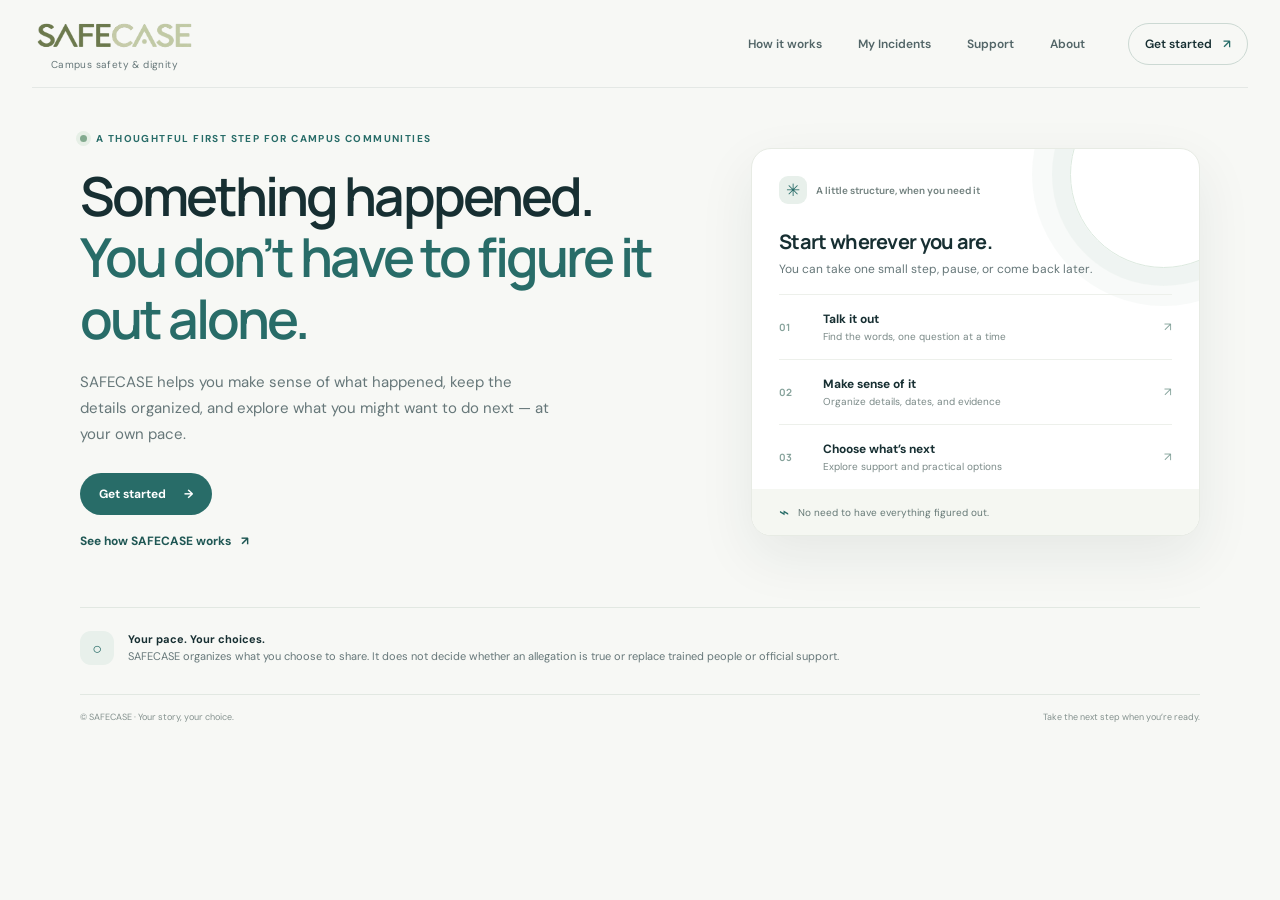
<file: index.html>
<!doctype html>
<html lang="en">
<head>
  <meta charset="utf-8">
  <meta name="viewport" content="width=device-width, initial-scale=1">
  <meta name="theme-color" content="#f7f8f5">
  <meta name="description" content="SAFECASE helps campus communities make sense of difficult experiences, organize information, and explore next steps.">
  <title>SAFECASE — A calmer next step</title>
  <link rel="stylesheet" href="styles.css">
</head>
<body>
  <header class="site-header">
    <a class="brand brand-home" href="index.html" aria-label="SAFECASE home"><img class="brand-logo" src="assets/safecase-logo.png" alt="SAFECASE logo"><span class="brand-copy"><small>Campus safety &amp; dignity</small></span></a>
    <nav class="main-nav" aria-label="Main navigation"><a href="how-it-works.html">How it works</a><a href="my-incidents.html">My Incidents</a><a href="support.html">Support</a><a href="about.html">About</a></nav>
    <a class="header-action" href="role.html">Get started <span aria-hidden="true">↗</span></a>
  </header>
  <main id="home">
    <section class="hero page-shell" aria-labelledby="hero-title">
      <div class="hero-copy">
        <p class="eyebrow"><span class="eyebrow-dot"></span> A thoughtful first step for campus communities</p>
        <h1 id="hero-title">Something happened.<br><em>You don’t have to figure it out alone.</em></h1>
        <p class="hero-intro">SAFECASE helps you make sense of what happened, keep the details organized, and explore what you might want to do next — at your own pace.</p>
        <a class="primary-link" href="role.html">Get started <span aria-hidden="true">→</span></a>
        <a class="text-link hero-secondary" href="how-it-works.html">See how SAFECASE works <span aria-hidden="true">↗</span></a>
      </div>
      <aside class="journey-card" aria-label="SAFECASE journey overview">
        <div class="journey-top"><span class="journey-icon" aria-hidden="true">✳</span><span class="journey-label">A little structure, when you need it</span></div>
        <h2>Start wherever you are.</h2><p>You can take one small step, pause, or come back later.</p>
        <ol class="journey-list">
          <li><span class="step-number">01</span><span><strong>Talk it out</strong><small>Find the words, one question at a time</small></span><a class="step-arrow" aria-label="Learn about Talk it out" href="talk.html">↗</a></li>
          <li><span class="step-number">02</span><span><strong>Make sense of it</strong><small>Organize details, dates, and evidence</small></span><a class="step-arrow" aria-label="Learn about documenting an incident" href="incident.html">↗</a></li>
          <li><span class="step-number">03</span><span><strong>Choose what’s next</strong><small>Explore support and practical options</small></span><a class="step-arrow" aria-label="Explore options" href="options.html">↗</a></li>
        </ol>
        <div class="journey-note"><span aria-hidden="true">⌁</span> No need to have everything figured out.</div>
      </aside>
    </section>
    <section class="home-note page-shell"><span class="value-icon" aria-hidden="true">○</span><p><strong>Your pace. Your choices.</strong><br>SAFECASE organizes what you choose to share. It does not decide whether an allegation is true or replace trained people or official support.</p></section>
  </main>
  <footer class="site-footer page-shell"><span>© SAFECASE · Your story, your choice.</span><span>Take the next step when you’re ready.</span></footer>
</body>
</html>
</file>
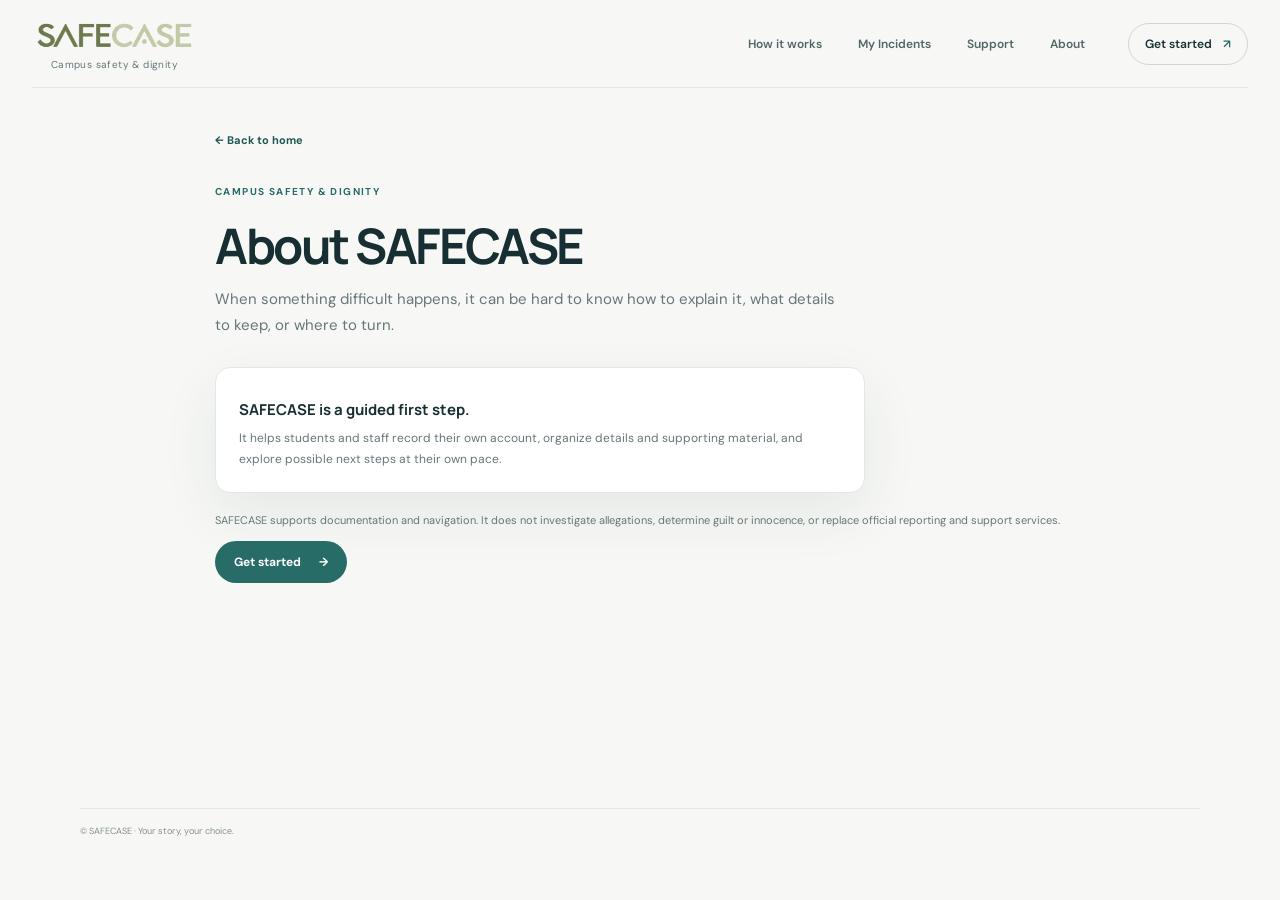
<file: about.html>
<!doctype html><html lang="en"><head><meta charset="utf-8"><meta name="viewport" content="width=device-width, initial-scale=1"><title>About — SAFECASE</title><link rel="stylesheet" href="styles.css"></head><body>
<header class="site-header"><a class="brand brand-home" href="index.html" aria-label="SAFECASE home"><img class="brand-logo" src="assets/safecase-logo.png" alt="SAFECASE logo"><span class="brand-copy"><small>Campus safety &amp; dignity</small></span></a><nav class="main-nav"><a href="how-it-works.html">How it works</a><a href="my-incidents.html">My Incidents</a><a href="support.html">Support</a><a href="about.html">About</a></nav><a class="header-action" href="role.html">Get started <span>↗</span></a></header>
<main class="page-shell inner-page"><a class="back-link" href="index.html">← Back to home</a><p class="eyebrow">Campus safety &amp; dignity</p><h1 class="inner-title">About SAFECASE</h1><p class="inner-intro">When something difficult happens, it can be hard to know how to explain it, what details to keep, or where to turn.</p><div class="notice-card"><strong>SAFECASE is a guided first step.</strong><p>It helps students and staff record their own account, organize details and supporting material, and explore possible next steps at their own pace.</p></div><p class="small-note">SAFECASE supports documentation and navigation. It does not investigate allegations, determine guilt or innocence, or replace official reporting and support services.</p><a class="primary-link" href="role.html">Get started <span>→</span></a></main><footer class="site-footer page-shell"><span>© SAFECASE · Your story, your choice.</span></footer></body></html>
</file>
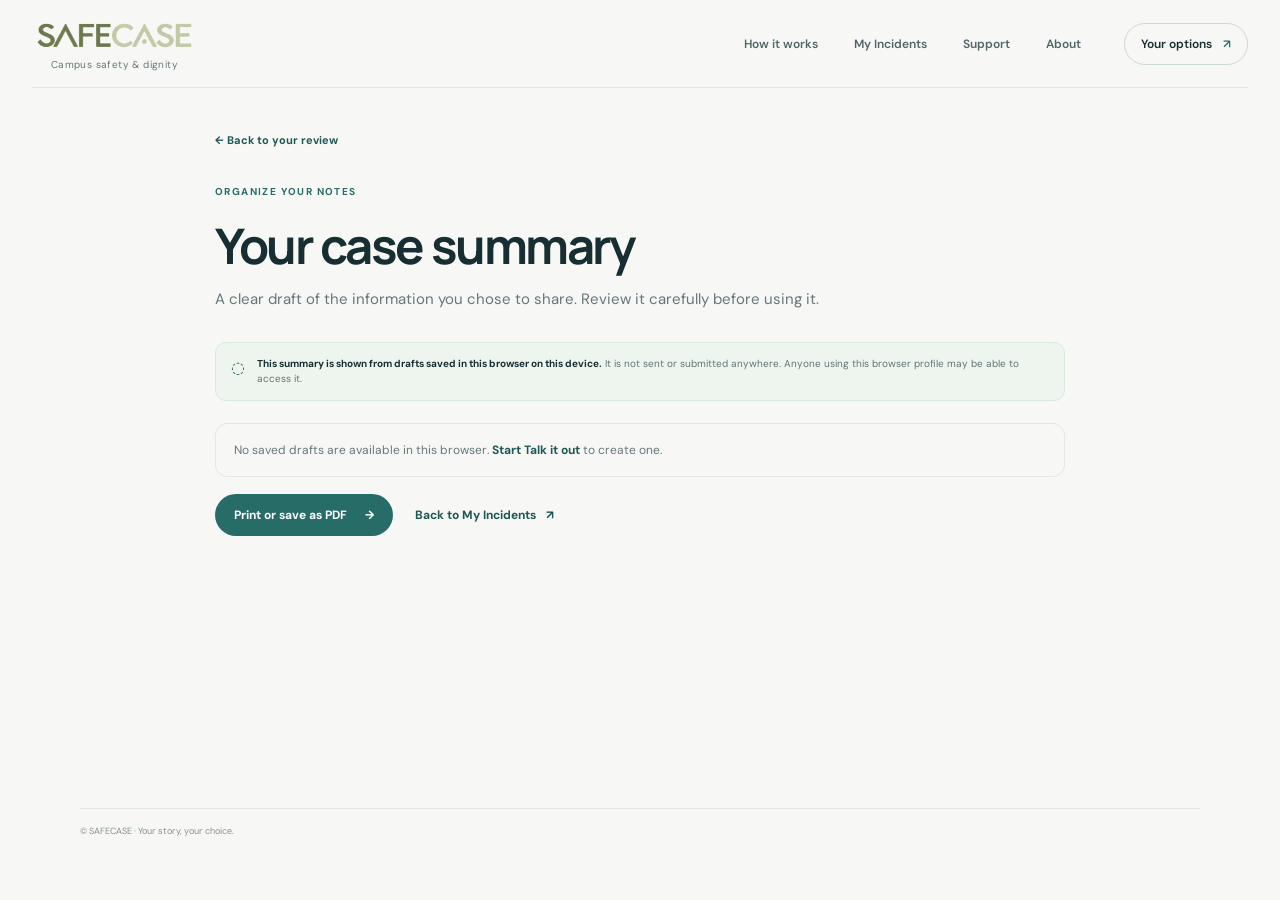
<file: build-case.html>
<!doctype html>
<html lang="en"><head><meta charset="utf-8"><meta name="viewport" content="width=device-width, initial-scale=1"><title>Build my case summary — SAFECASE</title><link rel="stylesheet" href="styles.css"><script src="build-case.js" defer></script></head><body>
<header class="site-header"><a class="brand brand-home" href="index.html" aria-label="SAFECASE home"><img class="brand-logo" src="assets/safecase-logo.png" alt="SAFECASE logo"><span class="brand-copy"><small>Campus safety &amp; dignity</small></span></a><nav class="main-nav" aria-label="Main navigation"><a href="how-it-works.html">How it works</a><a href="my-incidents.html">My Incidents</a><a href="support.html">Support</a><a href="about.html">About</a></nav><a class="header-action" href="options.html">Your options <span aria-hidden="true">↗</span></a></header>
<main class="page-shell inner-page case-page"><a class="back-link" href="review-case.html">← Back to your review</a><p class="eyebrow">Organize your notes</p><h1 class="inner-title">Your case summary</h1><p class="inner-intro">A clear draft of the information you chose to share. Review it carefully before using it.</p><div class="privacy-note"><span aria-hidden="true">◌</span><span><strong>This summary is shown from drafts saved in this browser on this device.</strong> It is not sent or submitted anywhere. Anyone using this browser profile may be able to access it.</span></div><section class="case-summary" id="case-summary" hidden><div class="case-summary-heading"><img class="brand-logo summary-logo" src="assets/safecase-logo.png" alt="SAFECASE logo"><div><strong>User-prepared summary</strong><small id="summary-date"></small></div></div><div id="summary-incidents"></div><p class="draft-note">This summary reflects information entered by the user. It is not independently verified and does not determine whether any allegation is true or false.</p></section><p class="draft-empty" id="case-empty" hidden>No saved drafts are available in this browser. <a href="talk.html">Start Talk it out</a> to create one.</p><div class="case-actions" id="case-actions" hidden><button class="primary-link button-link" id="print-summary" type="button">Print or save as PDF <span aria-hidden="true">→</span></button><a class="text-link" href="my-incidents.html">Back to My Incidents <span aria-hidden="true">↗</span></a></div></main>
<footer class="site-footer page-shell"><span>© SAFECASE · Your story, your choice.</span></footer></body></html>
</file>
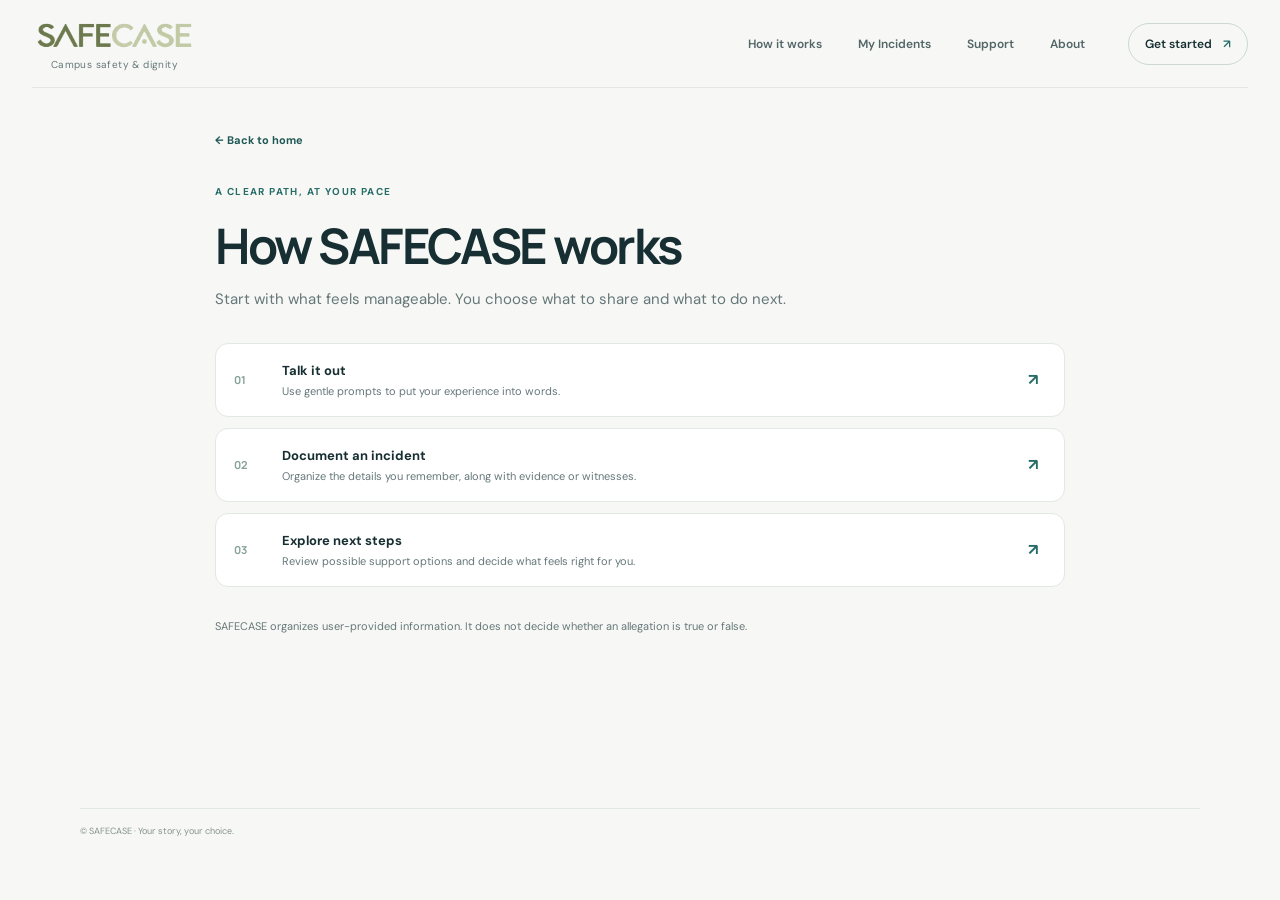
<file: how-it-works.html>
<!doctype html><html lang="en"><head><meta charset="utf-8"><meta name="viewport" content="width=device-width, initial-scale=1"><title>How it works — SAFECASE</title><link rel="stylesheet" href="styles.css"></head><body>
<header class="site-header"><a class="brand brand-home" href="index.html" aria-label="SAFECASE home"><img class="brand-logo" src="assets/safecase-logo.png" alt="SAFECASE logo"><span class="brand-copy"><small>Campus safety &amp; dignity</small></span></a><nav class="main-nav"><a href="how-it-works.html">How it works</a><a href="my-incidents.html">My Incidents</a><a href="support.html">Support</a><a href="about.html">About</a></nav><a class="header-action" href="role.html">Get started <span>↗</span></a></header>
<main class="page-shell inner-page"><a class="back-link" href="index.html">← Back to home</a><p class="eyebrow">A clear path, at your pace</p><h1 class="inner-title">How SAFECASE works</h1><p class="inner-intro">Start with what feels manageable. You choose what to share and what to do next.</p><div class="info-list"><a href="talk.html"><span>01</span><div><strong>Talk it out</strong><small>Use gentle prompts to put your experience into words.</small></div><b>↗</b></a><a href="incident.html"><span>02</span><div><strong>Document an incident</strong><small>Organize the details you remember, along with evidence or witnesses.</small></div><b>↗</b></a><a href="options.html"><span>03</span><div><strong>Explore next steps</strong><small>Review possible support options and decide what feels right for you.</small></div><b>↗</b></a></div><p class="small-note">SAFECASE organizes user-provided information. It does not decide whether an allegation is true or false.</p></main><footer class="site-footer page-shell"><span>© SAFECASE · Your story, your choice.</span></footer></body></html>
</file>
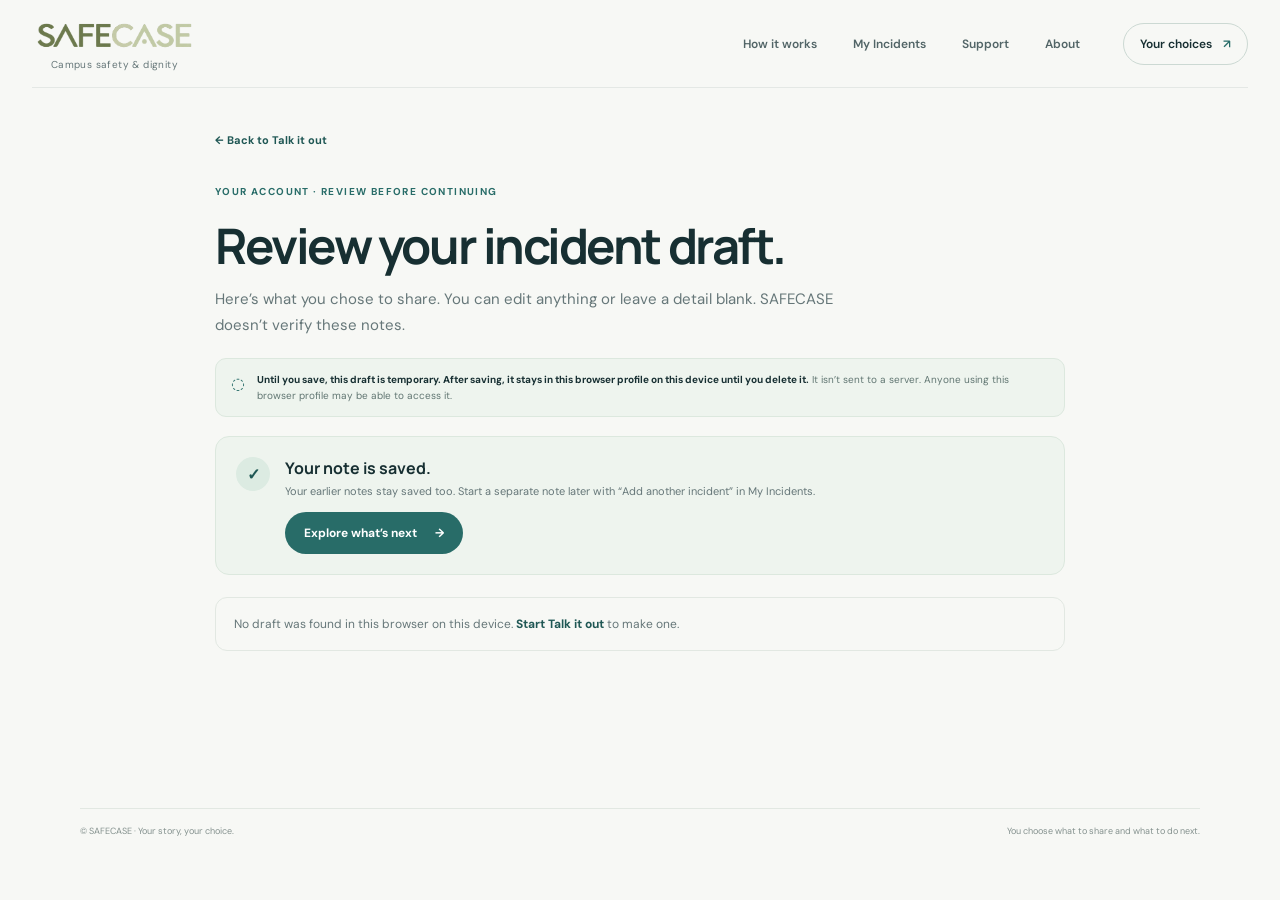
<file: incident-draft.html>
<!doctype html>
<html lang="en">
<head>
  <meta charset="utf-8">
  <meta name="viewport" content="width=device-width, initial-scale=1">
  <title>Review incident draft — SAFECASE</title>
  <link rel="stylesheet" href="styles.css">
  <script src="incident-draft.js" defer></script>
</head>
<body>
  <header class="site-header">
    <a class="brand brand-home" href="index.html" aria-label="SAFECASE home"><img class="brand-logo" src="assets/safecase-logo.png" alt="SAFECASE logo"><span class="brand-copy"><small>Campus safety &amp; dignity</small></span></a>
    <nav class="main-nav" aria-label="Main navigation"><a href="how-it-works.html">How it works</a><a href="my-incidents.html">My Incidents</a><a href="support.html">Support</a><a href="about.html">About</a></nav>
    <a class="header-action" href="start.html">Your choices <span aria-hidden="true">↗</span></a>
  </header>
  <main class="page-shell inner-page draft-page">
    <a class="back-link" href="talk.html">← Back to Talk it out</a>
    <p class="eyebrow">Your account · Review before continuing</p>
    <h1 class="inner-title">Review your incident draft.</h1>
    <p class="inner-intro">Here’s what you chose to share. You can edit anything or leave a detail blank. SAFECASE doesn’t verify these notes.</p>
    <div class="privacy-note"><span aria-hidden="true">◌</span><span><strong>Until you save, this draft is temporary. After saving, it stays in this browser profile on this device until you delete it.</strong> It isn’t sent to a server. Anyone using this browser profile may be able to access it.</span></div>
    <form class="draft-form" id="draft-form">
      <label for="draft-story">What would you like to record?</label>
      <textarea id="draft-story" maxlength="2000" placeholder="You skipped this question, or you can add a note here."></textarea>
      <div class="draft-field-grid draft-extra-grid">
        <label>Incident date <span class="optional-note">optional</span><input id="draft-date" type="date"></label>
        <label>Approximate time <span class="optional-note">optional</span><input id="draft-time" type="time"></label>
        <label>People involved <span class="optional-note">optional</span><input id="draft-people" type="text" maxlength="300" placeholder="Names or roles"></label>
        <label>Witnesses <span class="optional-note">optional</span><select id="draft-witness"><option value="">Skipped</option><option>Yes</option><option>No</option><option>I’m not sure</option><option>Prefer not to say</option></select></label>
        <label>Witness notes <span class="optional-note">optional</span><input id="draft-witness-notes" type="text" maxlength="300" placeholder="Names are optional"></label>
        <label>Did you tell anyone afterward? <span class="optional-note">optional</span><select id="draft-disclosed"><option value="">Skipped</option><option>Yes</option><option>No</option><option>I’m not sure</option><option>Prefer not to say</option></select></label>
        <label>Disclosure notes <span class="optional-note">optional</span><input id="draft-disclosure-notes" type="text" maxlength="1000" placeholder="Roughly when, who (role is fine), or what you shared"></label>
        <label>Related material notes <span class="optional-note">optional</span><input id="draft-material-notes" type="text" maxlength="300" placeholder="For example: messages"></label>
      </div>
      <div class="draft-field-grid">
        <label>Has this happened more than once?<select id="draft-repeat"><option value="">Skipped</option><option>Yes</option><option>No</option><option>I’m not sure</option></select></label>
        <label>Do you have related material?<select id="draft-evidence"><option value="">Skipped</option><option>Yes</option><option>Yes, I have something</option><option>No</option><option>No, I don’t have evidence</option><option>Not right now</option><option>Prefer not to say</option></select></label>
        <label>Where did this mainly happen?<select id="draft-location"><option value="">Skipped</option><option>On campus</option><option>Online</option><option>Hostel or residence</option><option>Somewhere else</option><option>I’m not sure</option></select></label>
      </div>
      <p class="draft-note">This is your account of what you shared. It is not a finding about whether an allegation is true or false.</p>
      <div class="draft-actions"><button class="primary-link button-link" type="submit">Save draft on this device <span aria-hidden="true">→</span></button><button class="quiet-button" id="clear-draft" type="button">Clear draft</button></div>
      <p class="draft-status" id="draft-status" aria-live="polite"></p>
    </form>
    <section class="after-save" id="after-save" hidden>
      <div class="saved-mark" aria-hidden="true">✓</div><div><h2>Your note is saved.</h2><p>Your earlier notes stay saved too. Start a separate note later with “Add another incident” in My Incidents.</p><a class="primary-link" href="options.html">Explore what’s next <span aria-hidden="true">→</span></a></div>
    </section>
    <p class="draft-empty" id="draft-empty" hidden>No draft was found in this browser on this device. <a href="talk.html">Start Talk it out</a> to make one.</p>
  </main>
  <footer class="site-footer page-shell"><span>© SAFECASE · Your story, your choice.</span><span>You choose what to share and what to do next.</span></footer>
</body>
</html>
</file>
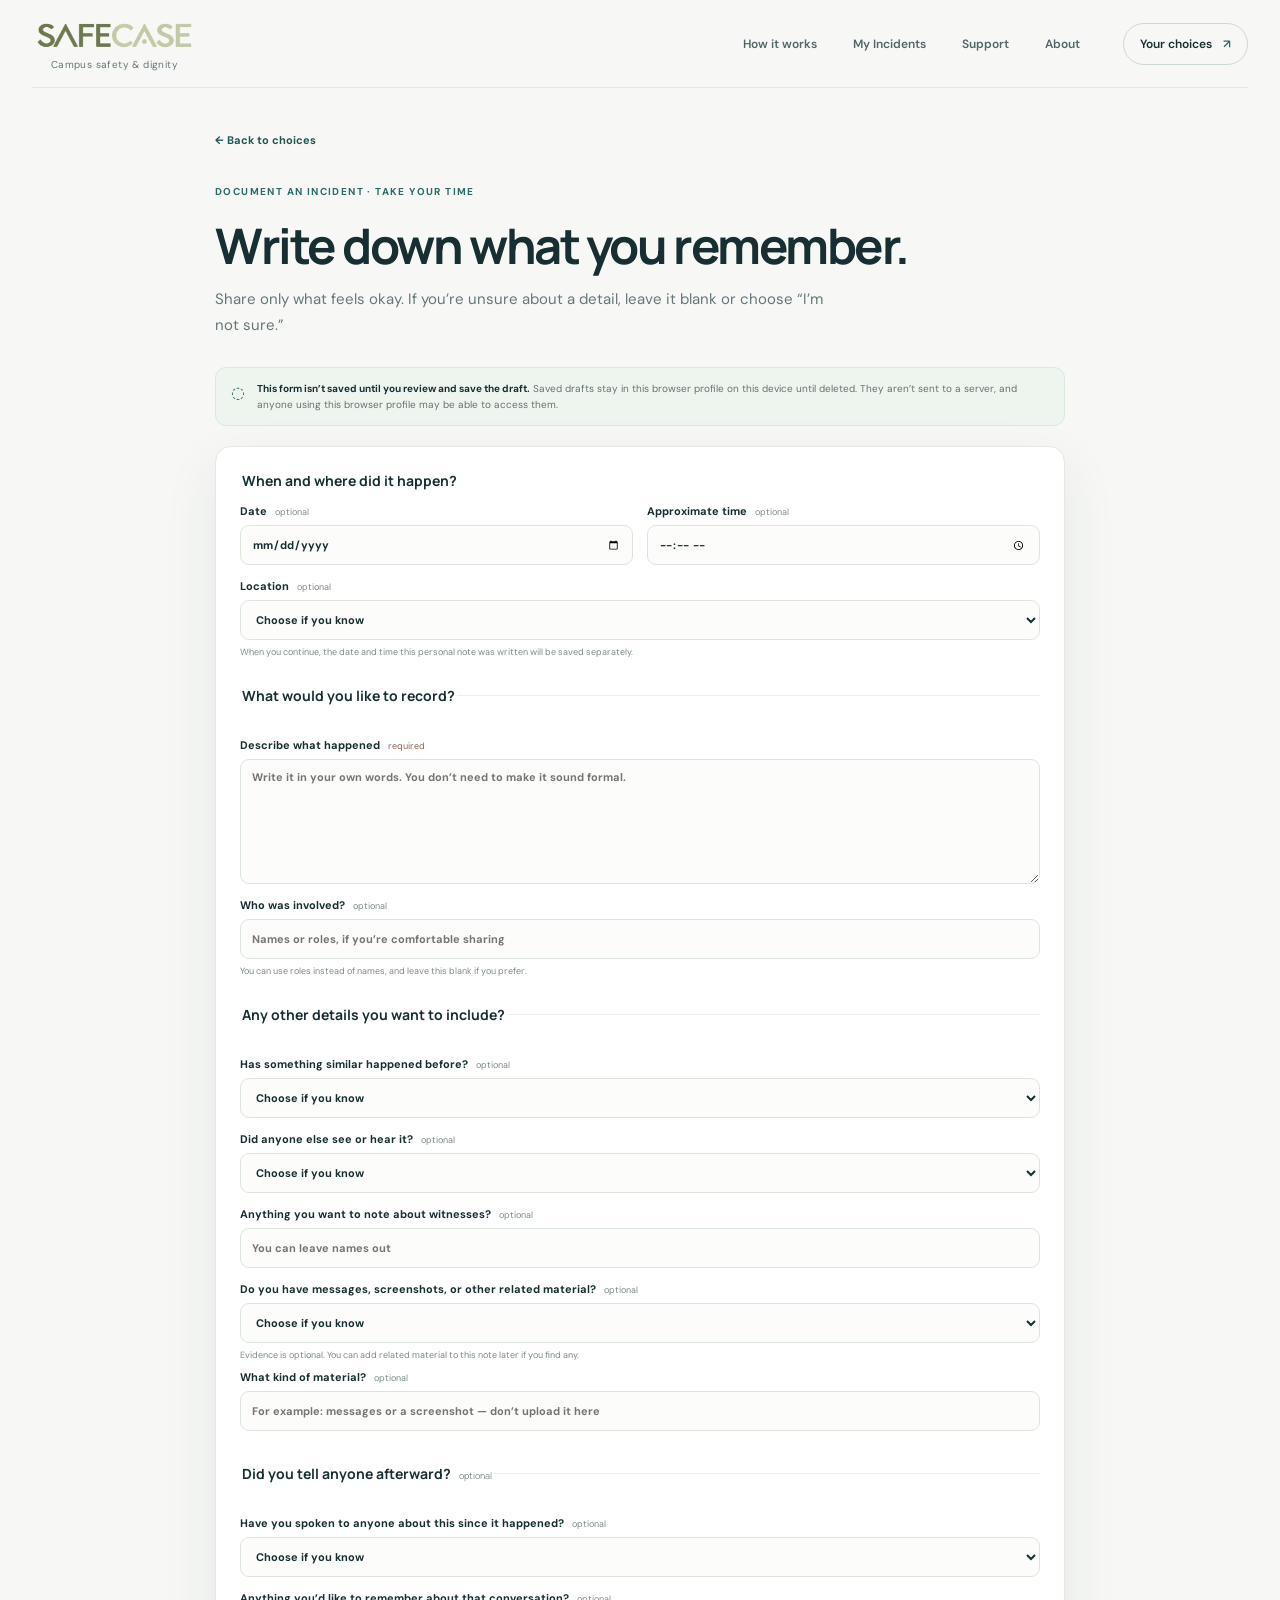
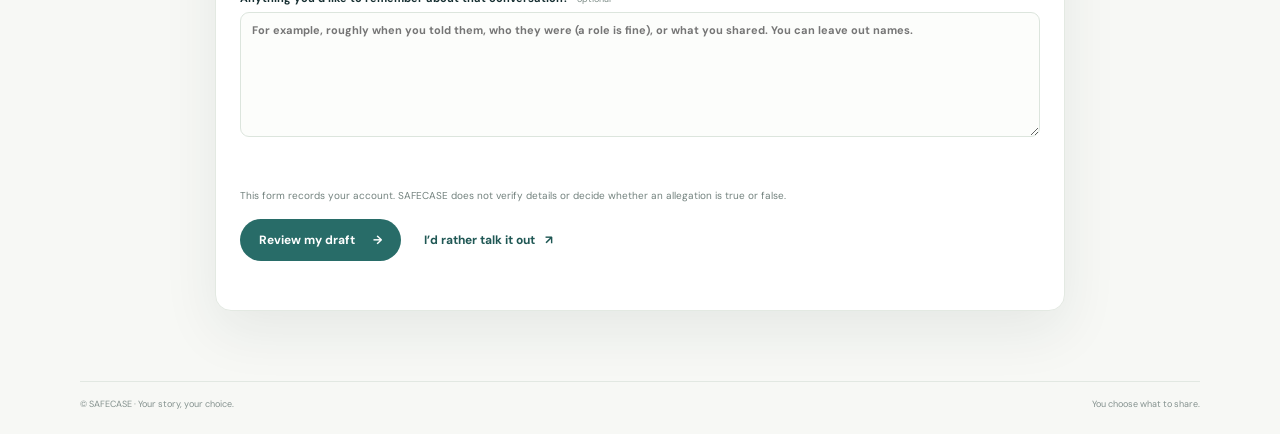
<file: incident.html>
<!doctype html>
<html lang="en">
<head><meta charset="utf-8"><meta name="viewport" content="width=device-width, initial-scale=1"><title>Document an incident — SAFECASE</title><link rel="stylesheet" href="styles.css"><script src="incident-form.js" defer></script></head>
<body>
<header class="site-header"><a class="brand brand-home" href="index.html" aria-label="SAFECASE home"><img class="brand-logo" src="assets/safecase-logo.png" alt="SAFECASE logo"><span class="brand-copy"><small>Campus safety &amp; dignity</small></span></a><nav class="main-nav" aria-label="Main navigation"><a href="how-it-works.html">How it works</a><a href="my-incidents.html">My Incidents</a><a href="support.html">Support</a><a href="about.html">About</a></nav><a class="header-action" href="start.html">Your choices <span aria-hidden="true">↗</span></a></header>
<main class="page-shell inner-page incident-form-page"><a class="back-link" href="start.html">← Back to choices</a><p class="eyebrow">Document an incident · Take your time</p><h1 class="inner-title">Write down what you remember.</h1><p class="inner-intro">Share only what feels okay. If you’re unsure about a detail, leave it blank or choose “I’m not sure.”</p><div class="notice-card subtle no-evidence-note" id="no-evidence-note" hidden><span class="eyebrow">No evidence? You can still begin.</span><p>You can write a personal account based on what you remember. Evidence is optional. If you find or remember something later, you can add it to this note.</p></div>
<div class="privacy-note"><span aria-hidden="true">◌</span><span><strong>This form isn’t saved until you review and save the draft.</strong> Saved drafts stay in this browser profile on this device until deleted. They aren’t sent to a server, and anyone using this browser profile may be able to access them.</span></div>
<form class="incident-form" id="incident-form">
  <fieldset><legend>When and where did it happen?</legend><div class="incident-date-grid"><label for="incident-date">Date <span class="optional-note">optional</span><input id="incident-date" name="date" type="date"></label><label for="incident-time">Approximate time <span class="optional-note">optional</span><input id="incident-time" name="time" type="time"></label></div><label for="incident-location">Location <span class="optional-note">optional</span><select id="incident-location" name="location"><option value="">Choose if you know</option><option>On campus</option><option>Online</option><option>Hostel or residence</option><option>Somewhere else</option><option>I’m not sure</option></select></label><p class="field-hint">When you continue, the date and time this personal note was written will be saved separately.</p></fieldset>
  <fieldset><legend>What would you like to record?</legend><label for="incident-story">Describe what happened <span class="required-note">required</span><textarea id="incident-story" name="story" required maxlength="2000" placeholder="Write it in your own words. You don’t need to make it sound formal."></textarea></label><label for="incident-people">Who was involved? <span class="optional-note">optional</span><input id="incident-people" name="people" type="text" maxlength="300" placeholder="Names or roles, if you’re comfortable sharing"></label><p class="field-hint">You can use roles instead of names, and leave this blank if you prefer.</p></fieldset>
  <fieldset><legend>Any other details you want to include?</legend><label for="incident-repeat">Has something similar happened before? <span class="optional-note">optional</span><select id="incident-repeat" name="repeat"><option value="">Choose if you know</option><option>Yes</option><option>No</option><option>I’m not sure</option></select></label><label for="incident-witness">Did anyone else see or hear it? <span class="optional-note">optional</span><select id="incident-witness" name="witness"><option value="">Choose if you know</option><option>Yes</option><option>No</option><option>I’m not sure</option></select></label><label for="incident-witness-notes">Anything you want to note about witnesses? <span class="optional-note">optional</span><input id="incident-witness-notes" name="witnessNotes" type="text" maxlength="300" placeholder="You can leave names out"></label><label for="incident-evidence">Do you have messages, screenshots, or other related material? <span class="optional-note">optional</span><select id="incident-evidence" name="evidence"><option value="">Choose if you know</option><option>Yes</option><option>No, I don’t have evidence</option><option>Not right now</option></select></label><p class="field-hint">Evidence is optional. You can add related material to this note later if you find any.</p><label for="incident-material-notes">What kind of material? <span class="optional-note">optional</span><input id="incident-material-notes" name="materialNotes" type="text" maxlength="300" placeholder="For example: messages or a screenshot — don’t upload it here"></label></fieldset>
  <fieldset><legend>Did you tell anyone afterward? <span class="optional-note">optional</span></legend><label for="incident-disclosed">Have you spoken to anyone about this since it happened? <span class="optional-note">optional</span><select id="incident-disclosed" name="disclosed"><option value="">Choose if you know</option><option>Yes</option><option>No</option><option>I’m not sure</option></select></label><label for="incident-disclosure-notes">Anything you’d like to remember about that conversation? <span class="optional-note">optional</span><textarea id="incident-disclosure-notes" name="disclosureNotes" maxlength="1000" placeholder="For example, roughly when you told them, who they were (a role is fine), or what you shared. You can leave out names."></textarea></label></fieldset>
  <p class="draft-note">This form records your account. SAFECASE does not verify details or decide whether an allegation is true or false.</p><div class="incident-form-actions"><button class="primary-link button-link" type="submit">Review my draft <span aria-hidden="true">→</span></button><a class="text-link" href="talk.html">I’d rather talk it out <span aria-hidden="true">↗</span></a></div><p class="form-error" id="form-error" aria-live="polite"></p>
</form></main><footer class="site-footer page-shell"><span>© SAFECASE · Your story, your choice.</span><span>You choose what to share.</span></footer></body></html>
</file>
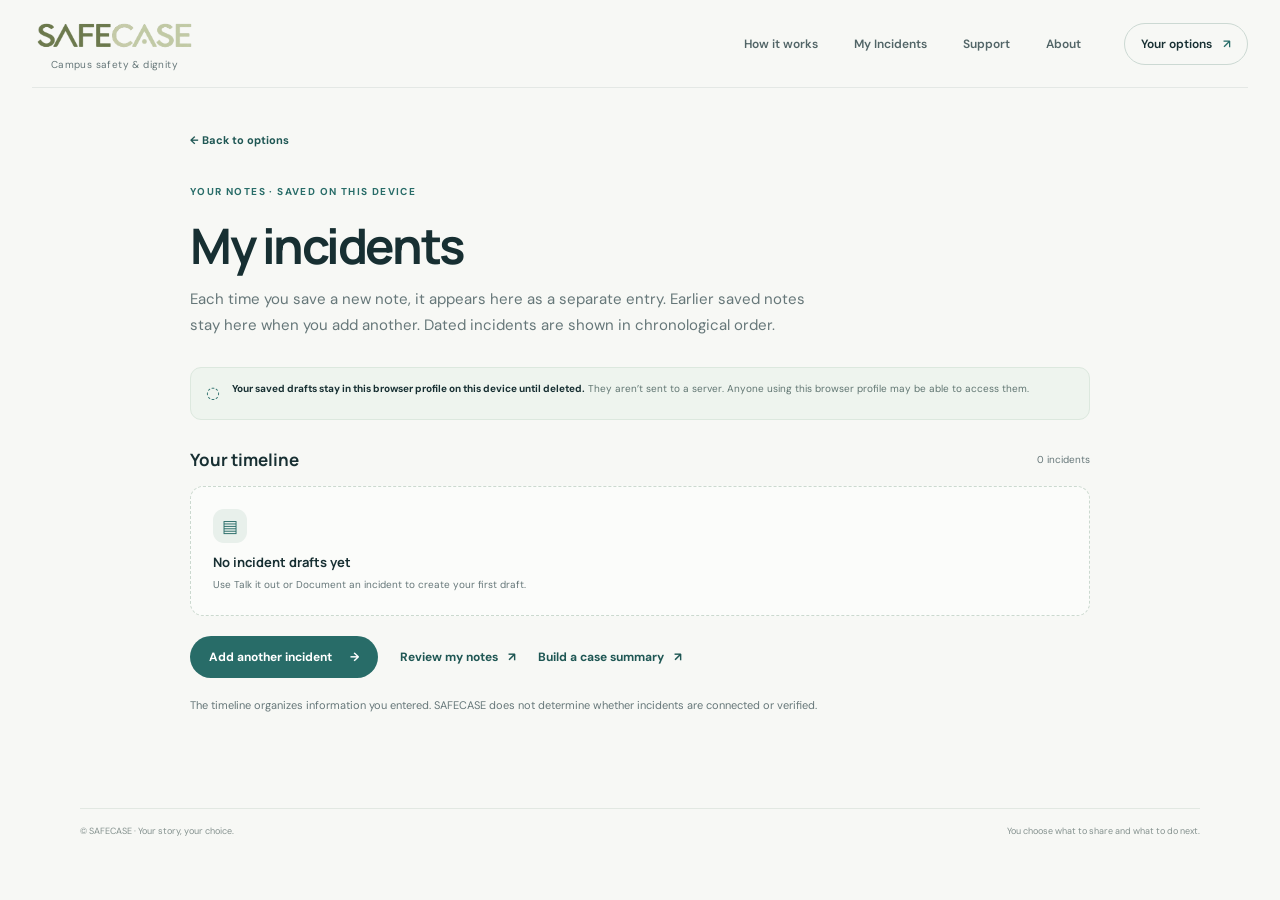
<file: my-incidents.html>
<!doctype html>
<html lang="en">
<head><meta charset="utf-8"><meta name="viewport" content="width=device-width, initial-scale=1"><title>My incidents — SAFECASE</title><link rel="stylesheet" href="styles.css"><script src="my-incidents.js" defer></script></head>
<body>
<header class="site-header"><a class="brand brand-home" href="index.html" aria-label="SAFECASE home"><img class="brand-logo" src="assets/safecase-logo.png" alt="SAFECASE logo"><span class="brand-copy"><small>Campus safety &amp; dignity</small></span></a><nav class="main-nav" aria-label="Main navigation"><a href="how-it-works.html">How it works</a><a href="my-incidents.html">My Incidents</a><a href="support.html">Support</a><a href="about.html">About</a></nav><a class="header-action" href="options.html">Your options <span aria-hidden="true">↗</span></a></header>
<main class="page-shell inner-page incidents-page"><a class="back-link" href="options.html">← Back to options</a><p class="eyebrow">Your notes · Saved on this device</p><h1 class="inner-title">My incidents</h1><p class="inner-intro">Each time you save a new note, it appears here as a separate entry. Earlier saved notes stay here when you add another. Dated incidents are shown in chronological order.</p><div class="privacy-note"><span aria-hidden="true">◌</span><span><strong>Your saved drafts stay in this browser profile on this device until deleted.</strong> They aren’t sent to a server. Anyone using this browser profile may be able to access them.</span></div>
<div class="incident-list-heading"><h2>Your timeline</h2><span id="incident-count">0 incidents</span></div><div class="timeline-list" id="timeline-list" aria-live="polite"></div><div class="incident-empty" id="incident-empty" hidden><span class="option-icon">▤</span><strong>No incident drafts yet</strong><p>Use Talk it out or Document an incident to create your first draft.</p></div>
<div class="incidents-actions"><a class="primary-link" href="incident.html">Add another incident <span aria-hidden="true">→</span></a><a class="text-link" id="review-case-link" href="review-case.html">Review my notes <span aria-hidden="true">↗</span></a><a class="text-link" id="build-case-link" href="build-case.html">Build a case summary <span aria-hidden="true">↗</span></a></div><p class="small-note">The timeline organizes information you entered. SAFECASE does not determine whether incidents are connected or verified.</p></main>
<footer class="site-footer page-shell"><span>© SAFECASE · Your story, your choice.</span><span>You choose what to share and what to do next.</span></footer></body></html>
</file>
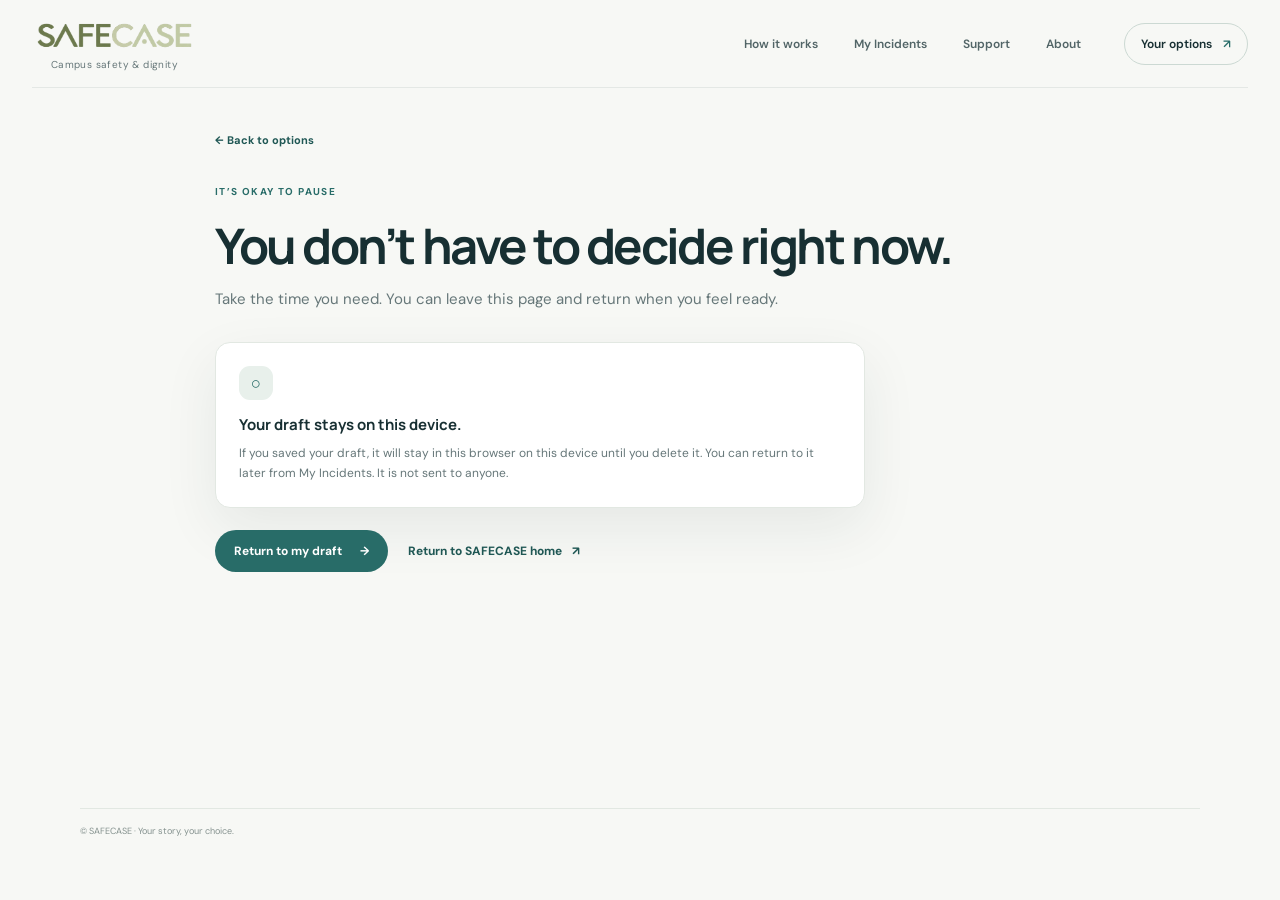
<file: not-ready.html>
<!doctype html>
<html lang="en"><head><meta charset="utf-8"><meta name="viewport" content="width=device-width, initial-scale=1"><title>Pause for now — SAFECASE</title><link rel="stylesheet" href="styles.css"><script src="not-ready.js" defer></script></head><body>
<header class="site-header"><a class="brand brand-home" href="index.html" aria-label="SAFECASE home"><img class="brand-logo" src="assets/safecase-logo.png" alt="SAFECASE logo"><span class="brand-copy"><small>Campus safety &amp; dignity</small></span></a><nav class="main-nav"><a href="how-it-works.html">How it works</a><a href="my-incidents.html">My Incidents</a><a href="support.html">Support</a><a href="about.html">About</a></nav><a class="header-action" href="options.html">Your options <span>↗</span></a></header>
<main class="page-shell inner-page"><a class="back-link" href="options.html">← Back to options</a><p class="eyebrow">It’s okay to pause</p><h1 class="inner-title">You don’t have to decide right now.</h1><p class="inner-intro">Take the time you need. You can leave this page and return when you feel ready.</p><div class="notice-card"><span class="option-icon">○</span><strong>Your draft stays on this device.</strong><p>If you saved your draft, it will stay in this browser on this device until you delete it. You can return to it later from My Incidents. It is not sent to anyone.</p></div><div class="not-ready-actions"><a class="primary-link" id="review-draft-link" href="incident-draft.html">Return to my draft <span>→</span></a><a class="text-link" href="index.html">Return to SAFECASE home <span>↗</span></a></div></main><footer class="site-footer page-shell"><span>© SAFECASE · Your story, your choice.</span></footer></body></html>
</file>
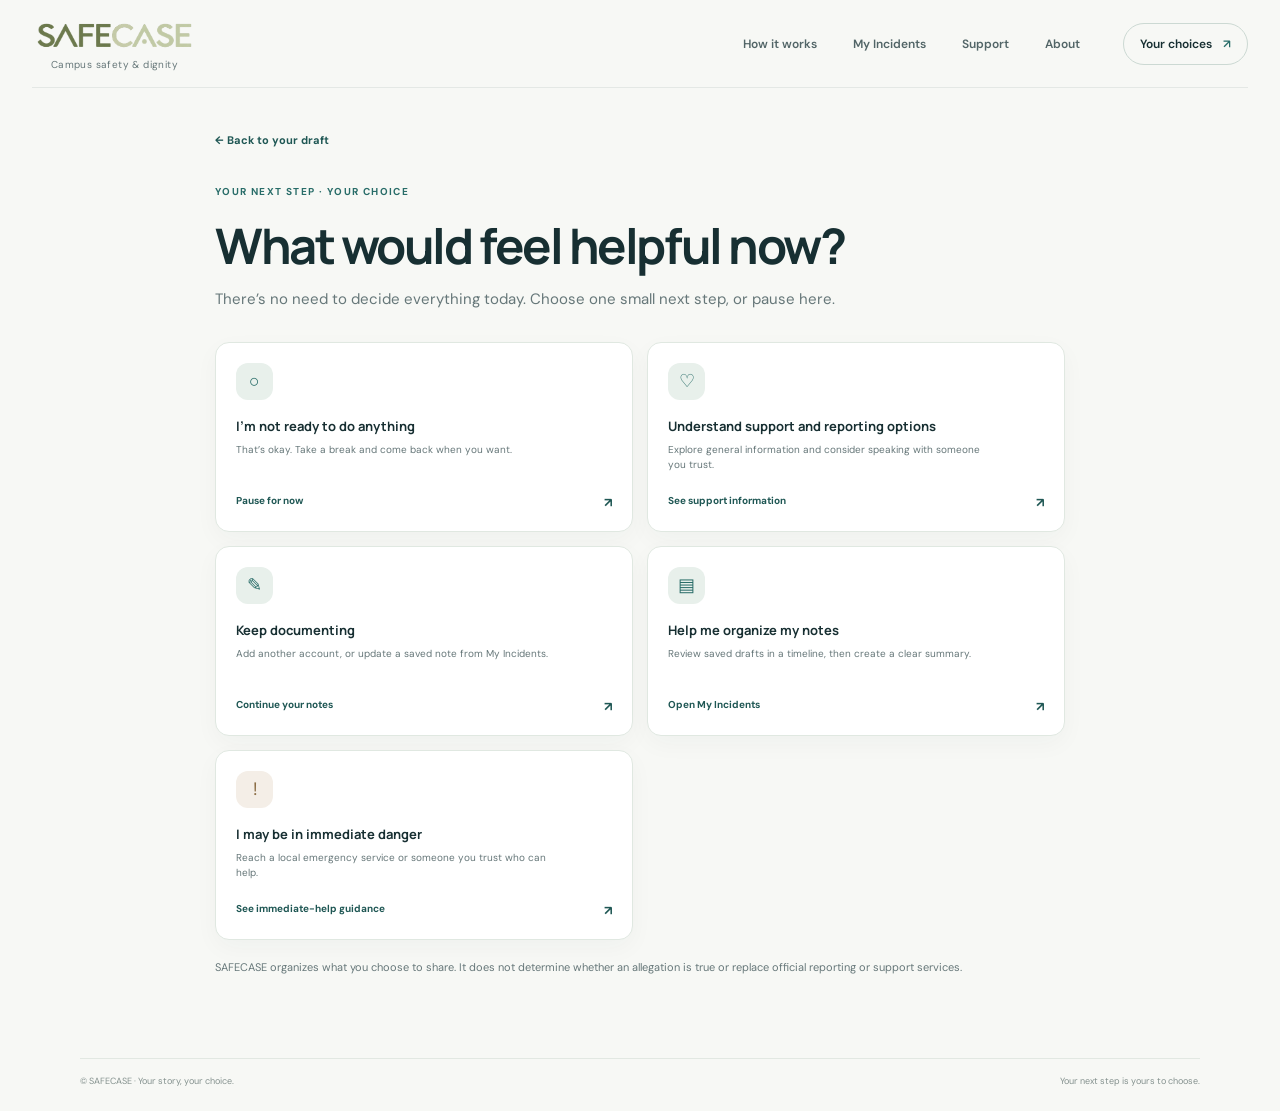
<file: options.html>
<!doctype html>
<html lang="en">
<head><meta charset="utf-8"><meta name="viewport" content="width=device-width, initial-scale=1"><title>Choose your next step — SAFECASE</title><link rel="stylesheet" href="styles.css"><script src="options.js" defer></script></head>
<body>
<header class="site-header"><a class="brand brand-home" href="index.html" aria-label="SAFECASE home"><img class="brand-logo" src="assets/safecase-logo.png" alt="SAFECASE logo"><span class="brand-copy"><small>Campus safety &amp; dignity</small></span></a><nav class="main-nav" aria-label="Main navigation"><a href="how-it-works.html">How it works</a><a href="my-incidents.html">My Incidents</a><a href="support.html">Support</a><a href="about.html">About</a></nav><a class="header-action" href="start.html">Your choices <span aria-hidden="true">↗</span></a></header>
<main class="page-shell inner-page options-page"><a class="back-link" href="incident-draft.html">← Back to your draft</a><p class="eyebrow">Your next step · Your choice</p><h1 class="inner-title">What would feel helpful now?</h1><p class="inner-intro">There’s no need to decide everything today. Choose one small next step, or pause here.</p>
<div class="path-grid">
  <a class="path-card" href="not-ready.html"><span class="path-icon">○</span><strong>I’m not ready to do anything</strong><small>That’s okay. Take a break and come back when you want.</small><span class="path-link">Pause for now <b>↗</b></span></a>
  <a class="path-card" href="support.html"><span class="path-icon">♡</span><strong>Understand support and reporting options</strong><small>Explore general information and consider speaking with someone you trust.</small><span class="path-link">See support information <b>↗</b></span></a>
  <a class="path-card" href="incident.html"><span class="path-icon">✎</span><strong>Keep documenting</strong><small>Add another account, or update a saved note from My Incidents.</small><span class="path-link">Continue your notes <b>↗</b></span></a>
  <a class="path-card" href="my-incidents.html"><span class="path-icon">▤</span><strong>Help me organize my notes</strong><small>Review saved drafts in a timeline, then create a clear summary.</small><span class="path-link">Open My Incidents <b>↗</b></span></a>
  <a class="path-card urgent-path" href="support.html#urgent-help"><span class="path-icon">!</span><strong>I may be in immediate danger</strong><small>Reach a local emergency service or someone you trust who can help.</small><span class="path-link">See immediate-help guidance <b>↗</b></span></a>
</div>
<p class="small-note">SAFECASE organizes what you choose to share. It does not determine whether an allegation is true or replace official reporting or support services.</p>
</main><footer class="site-footer page-shell"><span>© SAFECASE · Your story, your choice.</span><span>Your next step is yours to choose.</span></footer></body></html>
</file>
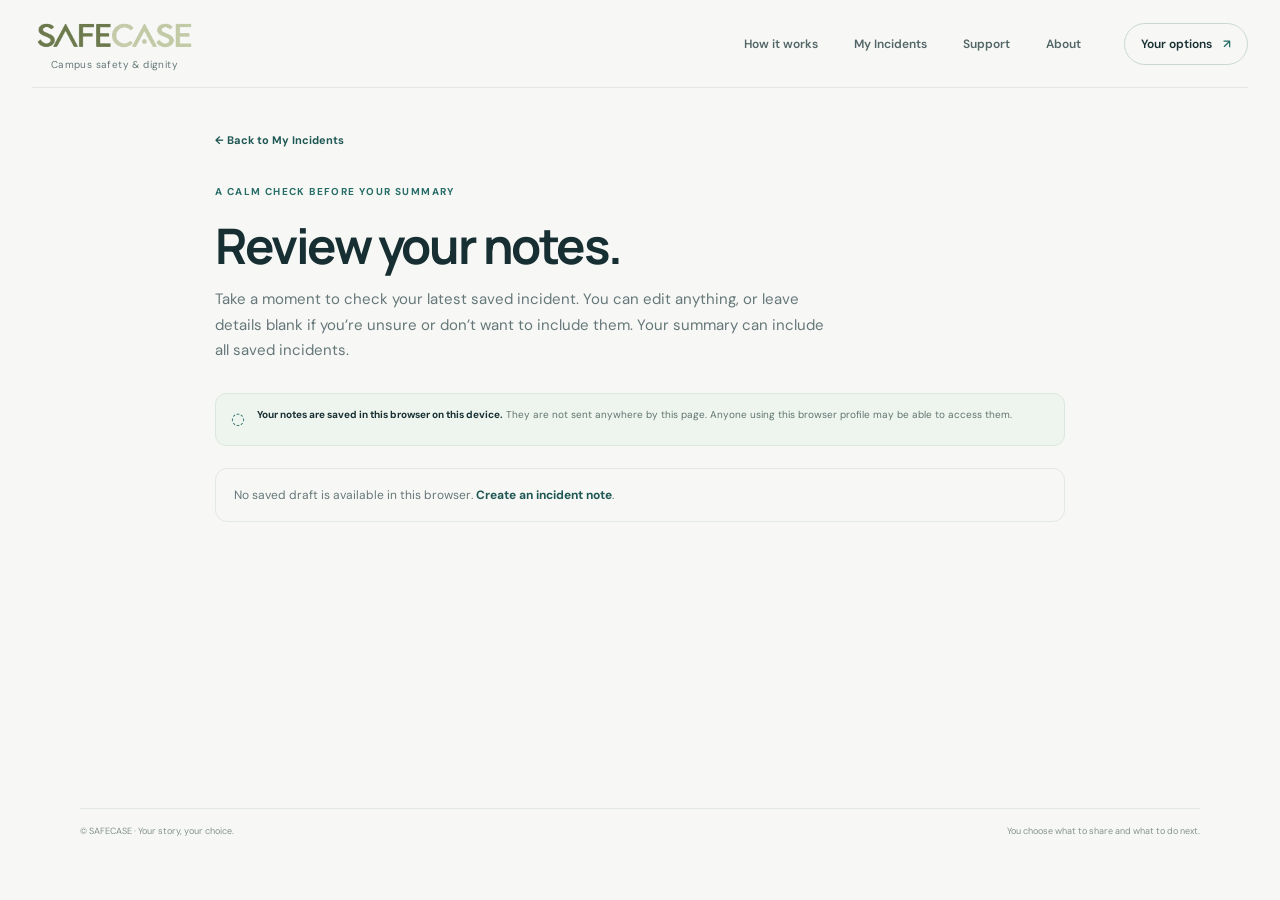
<file: review-case.html>
<!doctype html>
<html lang="en">
<head><meta charset="utf-8"><meta name="viewport" content="width=device-width, initial-scale=1"><title>Review your notes — SAFECASE</title><link rel="stylesheet" href="styles.css"><script src="review-case.js" defer></script></head>
<body>
<header class="site-header"><a class="brand brand-home" href="index.html" aria-label="SAFECASE home"><img class="brand-logo" src="assets/safecase-logo.png" alt="SAFECASE logo"><span class="brand-copy"><small>Campus safety &amp; dignity</small></span></a><nav class="main-nav" aria-label="Main navigation"><a href="how-it-works.html">How it works</a><a href="my-incidents.html">My Incidents</a><a href="support.html">Support</a><a href="about.html">About</a></nav><a class="header-action" href="options.html">Your options <span aria-hidden="true">↗</span></a></header>
<main class="page-shell inner-page review-page"><a class="back-link" href="my-incidents.html">← Back to My Incidents</a><p class="eyebrow">A calm check before your summary</p><h1 class="inner-title">Review your notes.</h1><p class="inner-intro">Take a moment to check your latest saved incident. You can edit anything, or leave details blank if you’re unsure or don’t want to include them. Your summary can include all saved incidents.</p>
<div class="privacy-note"><span aria-hidden="true">◌</span><span><strong>Your notes are saved in this browser on this device.</strong> They are not sent anywhere by this page. Anyone using this browser profile may be able to access them.</span></div>
<section class="review-panel" id="review-panel" hidden><div class="review-summary-head"><span class="option-icon" aria-hidden="true">✓</span><div><h2>Your current notes</h2><p>These are details you chose to record.</p></div></div><p class="review-story" id="review-story"></p><dl class="review-details" id="review-details"></dl><section class="review-reminders"><h3>Things you may want to check</h3><p id="review-guidance"></p><ul id="review-missing"></ul><p class="small-note">These are optional prompts, not evidence checks. A blank detail does not mean anything is wrong with your account.</p></section><p class="draft-note">This review only organizes information you entered. It does not verify the information or decide whether an allegation is true or false.</p><div class="case-actions"><a class="primary-link" href="build-case.html">Continue to my summary <span aria-hidden="true">→</span></a><a class="text-link" href="incident-draft.html">Edit these notes</a></div></section>
<p class="draft-empty" id="review-empty" hidden>No saved draft is available in this browser. <a href="incident.html">Create an incident note</a>.</p></main>
<footer class="site-footer page-shell"><span>© SAFECASE · Your story, your choice.</span><span>You choose what to share and what to do next.</span></footer></body></html>
</file>
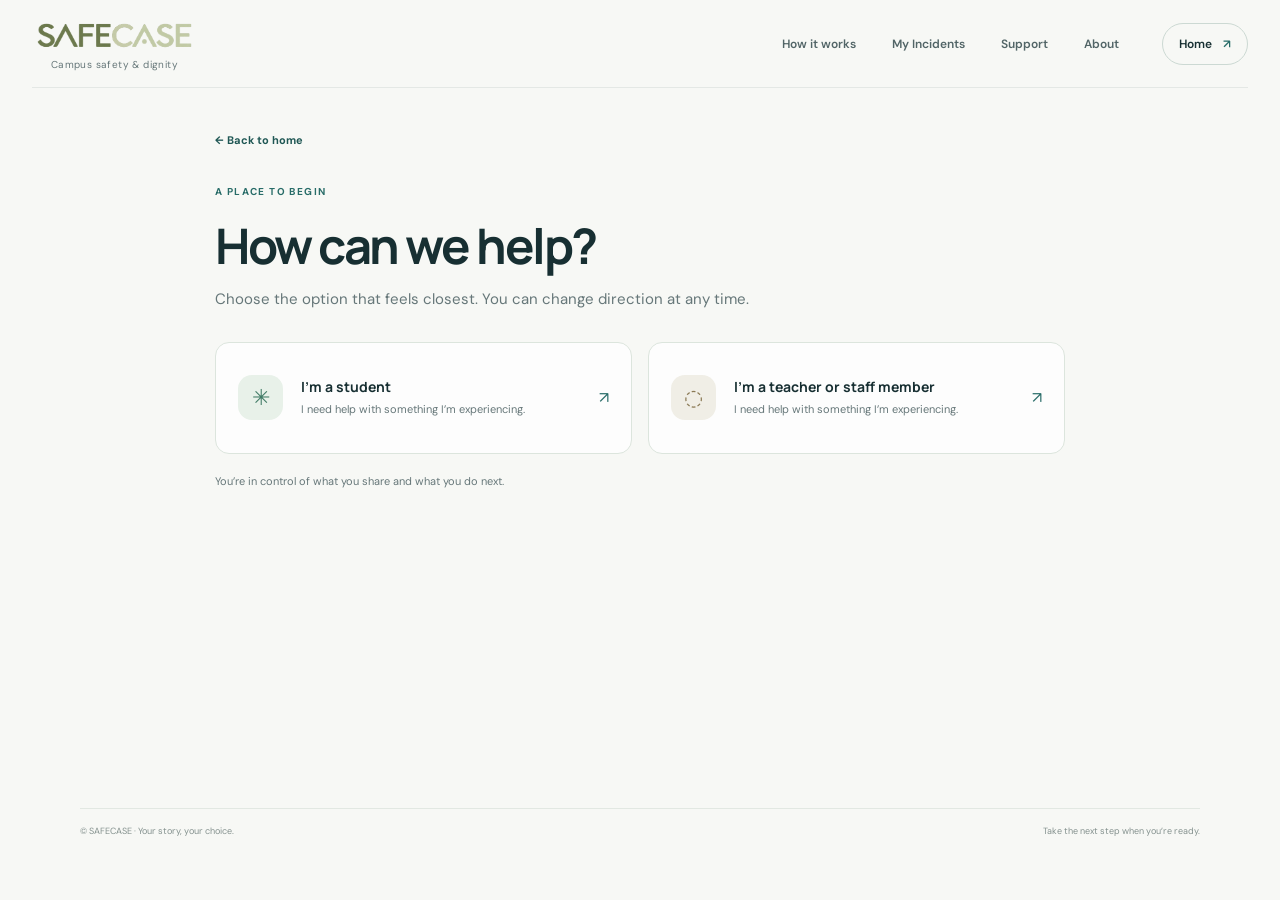
<file: role.html>
<!doctype html>
<html lang="en"><head><meta charset="utf-8"><meta name="viewport" content="width=device-width, initial-scale=1"><title>Choose your role — SAFECASE</title><link rel="stylesheet" href="styles.css"></head><body>
<header class="site-header"><a class="brand brand-home" href="index.html" aria-label="SAFECASE home"><img class="brand-logo" src="assets/safecase-logo.png" alt="SAFECASE logo"><span class="brand-copy"><small>Campus safety &amp; dignity</small></span></a><nav class="main-nav"><a href="how-it-works.html">How it works</a><a href="my-incidents.html">My Incidents</a><a href="support.html">Support</a><a href="about.html">About</a></nav><a class="header-action" href="index.html">Home <span>↗</span></a></header>
<main class="page-shell inner-page"><a class="back-link" href="index.html">← Back to home</a><p class="eyebrow">A place to begin</p><h1 class="inner-title">How can we help?</h1><p class="inner-intro">Choose the option that feels closest. You can change direction at any time.</p>
<div class="role-grid role-page-grid"><a class="role-card" href="start.html?role=student"><span class="role-icon student-icon">✳</span><span class="role-card-copy"><strong>I’m a student</strong><small>I need help with something I’m experiencing.</small></span><span class="role-arrow">↗</span></a><a class="role-card" href="start.html?role=staff"><span class="role-icon staff-icon">◌</span><span class="role-card-copy"><strong>I’m a teacher or staff member</strong><small>I need help with something I’m experiencing.</small></span><span class="role-arrow">↗</span></a></div><p class="small-note">You’re in control of what you share and what you do next.</p></main>
<footer class="site-footer page-shell"><span>© SAFECASE · Your story, your choice.</span><span>Take the next step when you’re ready.</span></footer></body></html>
</file>
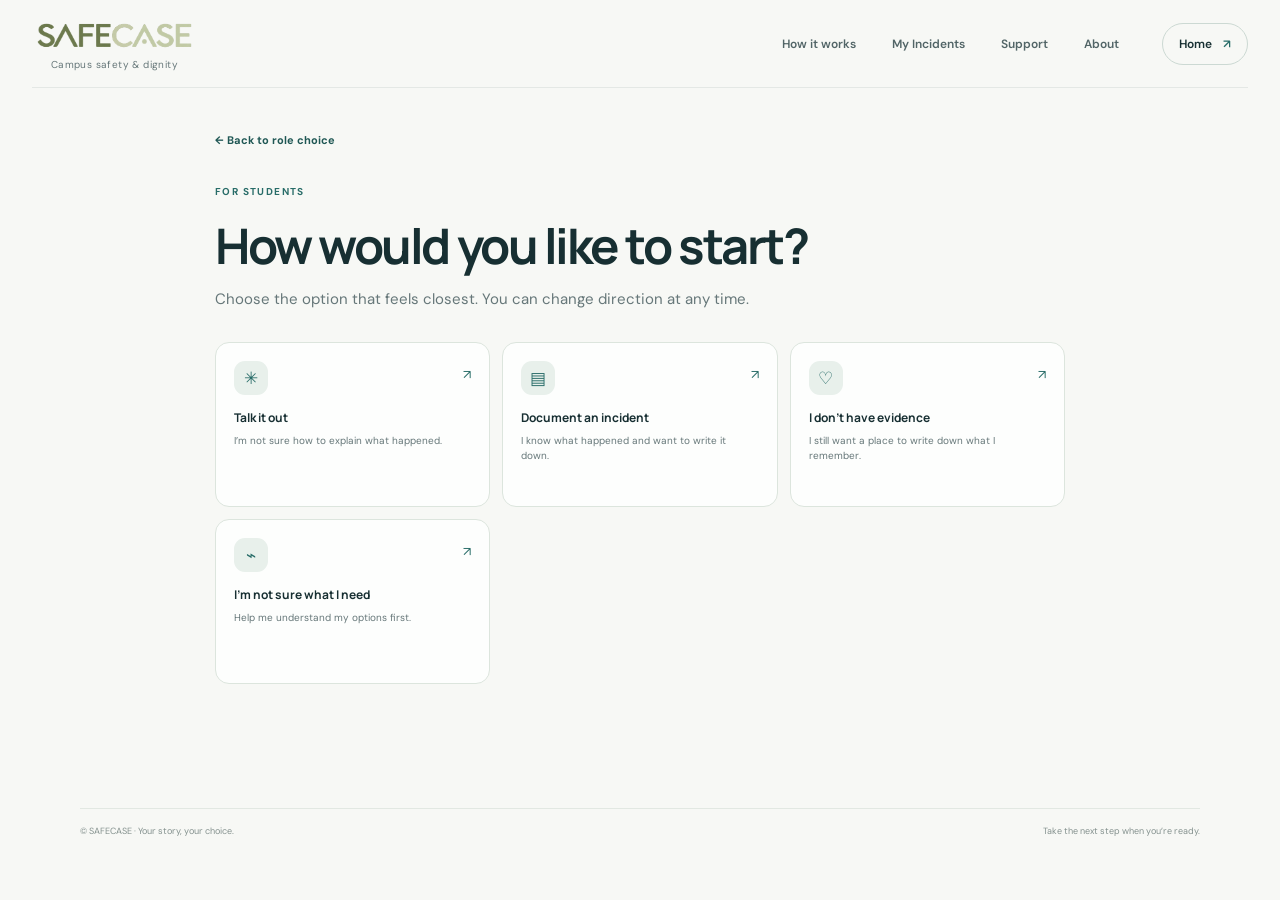
<file: start.html>
<!doctype html>
<html lang="en"><head><meta charset="utf-8"><meta name="viewport" content="width=device-width, initial-scale=1"><title>Choose how to start — SAFECASE</title><link rel="stylesheet" href="styles.css"><script src="start.js" defer></script></head><body>
<header class="site-header"><a class="brand brand-home" href="index.html" aria-label="SAFECASE home"><img class="brand-logo" src="assets/safecase-logo.png" alt="SAFECASE logo"><span class="brand-copy"><small>Campus safety &amp; dignity</small></span></a><nav class="main-nav"><a href="how-it-works.html">How it works</a><a href="my-incidents.html">My Incidents</a><a href="support.html">Support</a><a href="about.html">About</a></nav><a class="header-action" href="index.html">Home <span>↗</span></a></header>
<main class="page-shell inner-page"><a class="back-link" href="role.html">← Back to role choice</a><p class="eyebrow" id="role-label">Your next step</p><h1 class="inner-title">How would you like to start?</h1><p class="inner-intro">Choose the option that feels closest. You can change direction at any time.</p>
<div class="option-grid option-page-grid"><a class="start-option" data-path="talk.html" href="talk.html"><span class="option-icon">✳</span><strong>Talk it out</strong><small>I’m not sure how to explain what happened.</small><span class="option-arrow">↗</span></a><a class="start-option" data-path="incident.html" href="incident.html"><span class="option-icon">▤</span><strong>Document an incident</strong><small>I know what happened and want to write it down.</small><span class="option-arrow">↗</span></a><a class="start-option" data-path="incident.html?path=no-evidence" href="incident.html?path=no-evidence"><span class="option-icon">♡</span><strong>I don’t have evidence</strong><small>I still want a place to write down what I remember.</small><span class="option-arrow">↗</span></a><a class="start-option" data-path="options.html" href="options.html"><span class="option-icon">⌁</span><strong>I’m not sure what I need</strong><small>Help me understand my options first.</small><span class="option-arrow">↗</span></a></div></main>
<footer class="site-footer page-shell"><span>© SAFECASE · Your story, your choice.</span><span>Take the next step when you’re ready.</span></footer></body></html>
</file>
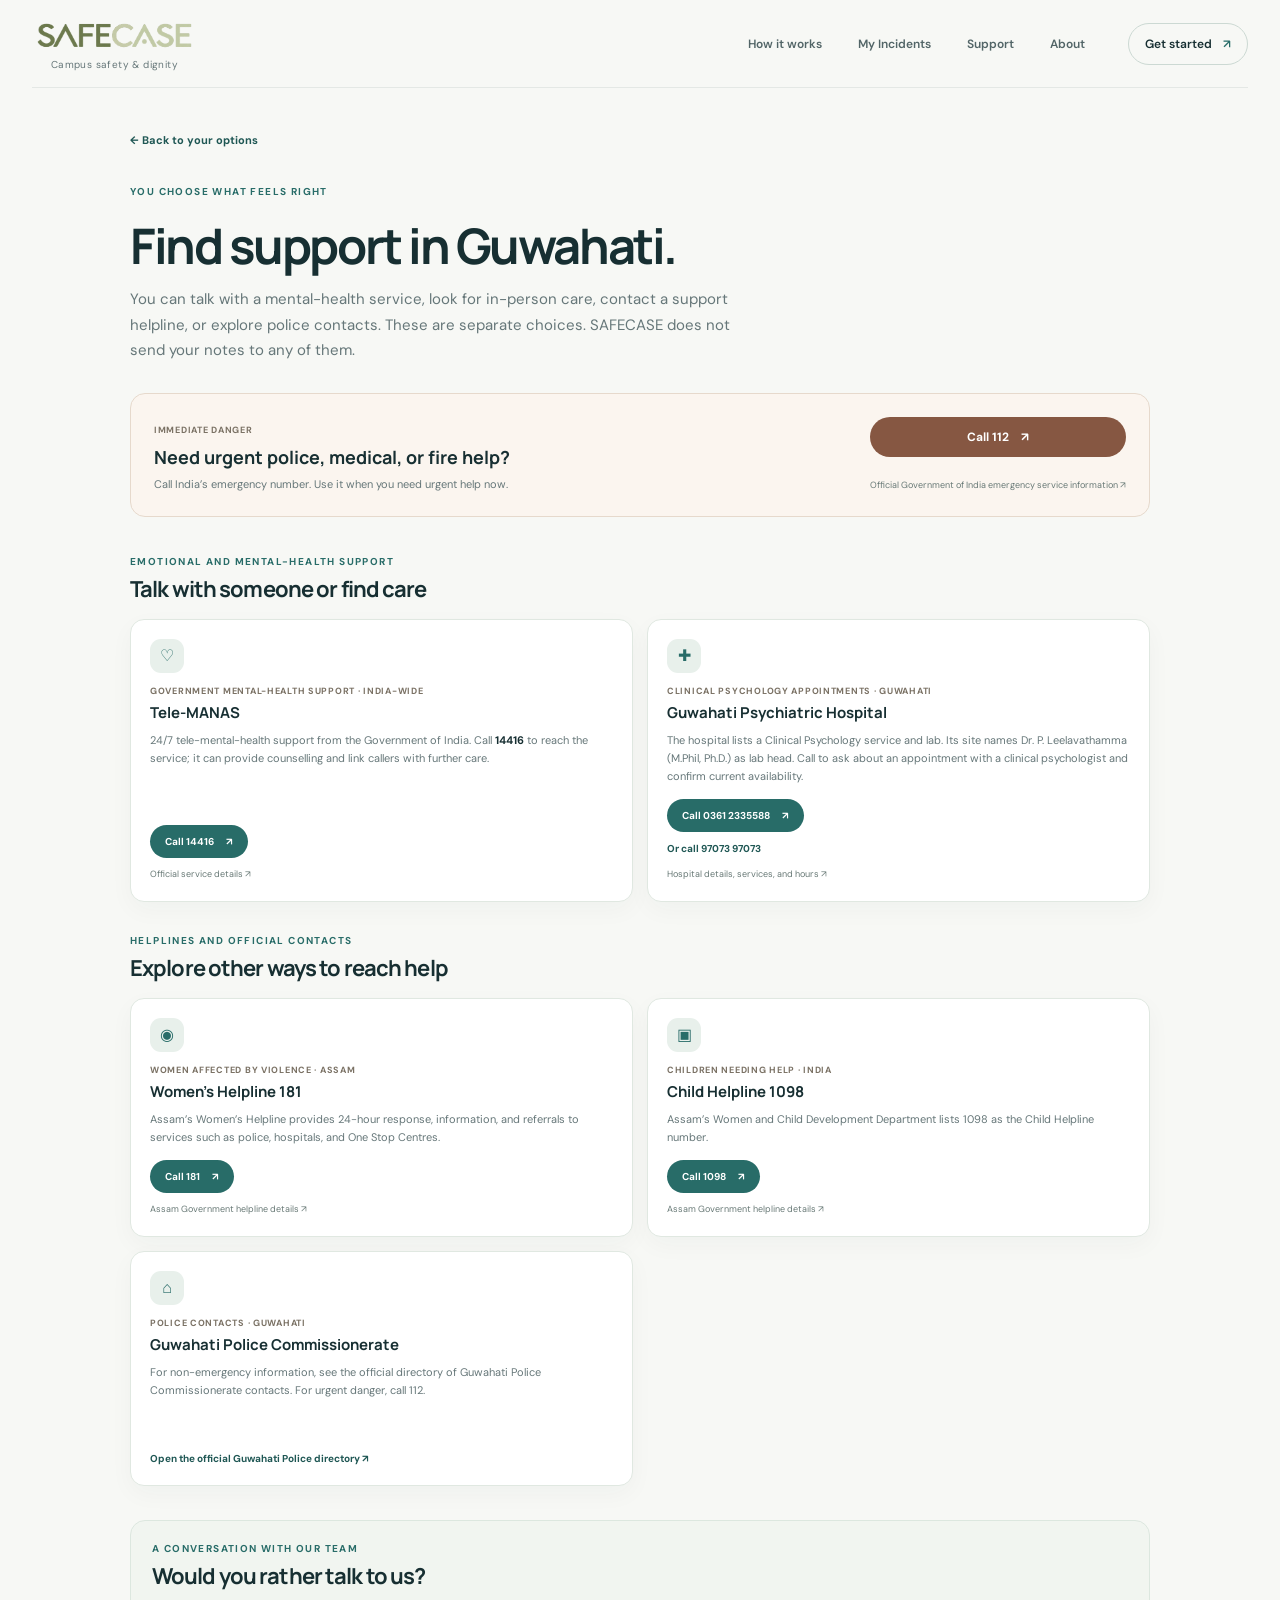
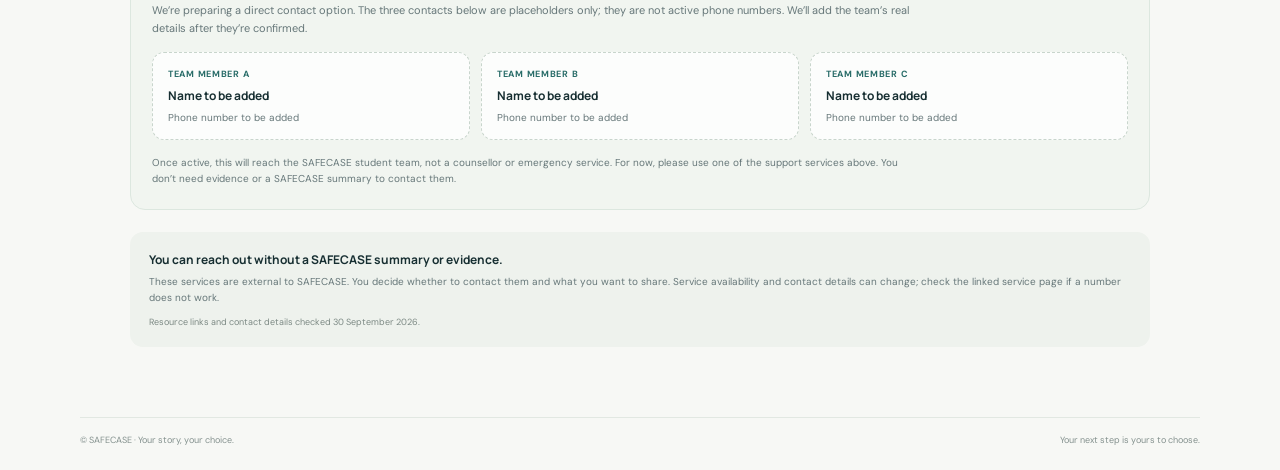
<file: support.html>
<!doctype html>
<html lang="en">
<head><meta charset="utf-8"><meta name="viewport" content="width=device-width, initial-scale=1"><title>Support and reporting options — SAFECASE</title><link rel="stylesheet" href="styles.css"></head>
<body>
<header class="site-header"><a class="brand brand-home" href="index.html" aria-label="SAFECASE home"><img class="brand-logo" src="assets/safecase-logo.png" alt="SAFECASE logo"><span class="brand-copy"><small>Campus safety &amp; dignity</small></span></a><nav class="main-nav" aria-label="Main navigation"><a href="how-it-works.html">How it works</a><a href="my-incidents.html">My Incidents</a><a href="support.html" aria-current="page">Support</a><a href="about.html">About</a></nav><a class="header-action" href="role.html">Get started <span aria-hidden="true">↗</span></a></header>
<main class="page-shell inner-page support-page"><a class="back-link" href="options.html">← Back to your options</a><p class="eyebrow">You choose what feels right</p><h1 class="inner-title">Find support in Guwahati.</h1><p class="inner-intro">You can talk with a mental-health service, look for in-person care, contact a support helpline, or explore police contacts. These are separate choices. SAFECASE does not send your notes to any of them.</p>
<section class="support-emergency" id="urgent-help"><div><span class="support-kicker">Immediate danger</span><h2>Need urgent police, medical, or fire help?</h2><p>Call India’s emergency number. Use it when you need urgent help now.</p></div><a class="support-call" href="tel:112">Call 112 <span aria-hidden="true">↗</span></a><a class="support-source" href="https://112.gov.in/" target="_blank" rel="noopener noreferrer">Official Government of India emergency service information ↗</a></section>
<div class="support-section-heading"><p class="eyebrow">Emotional and mental-health support</p><h2>Talk with someone or find care</h2></div>
<div class="support-resource-grid">
  <article class="support-resource"><span class="support-resource-icon" aria-hidden="true">♡</span><p class="support-type">Government mental-health support · India-wide</p><h3>Tele-MANAS</h3><p>24/7 tele-mental-health support from the Government of India. Call <strong>14416</strong> to reach the service; it can provide counselling and link callers with further care.</p><a class="support-call secondary-call" href="tel:14416">Call 14416 <span aria-hidden="true">↗</span></a><a class="support-source" href="https://dghs.mohfw.gov.in/national-mental-health-programme.php" target="_blank" rel="noopener noreferrer">Official service details ↗</a></article>
  <article class="support-resource"><span class="support-resource-icon" aria-hidden="true">✚</span><p class="support-type">Clinical psychology appointments · Guwahati</p><h3>Guwahati Psychiatric Hospital</h3><p>The hospital lists a Clinical Psychology service and lab. Its site names Dr. P. Leelavathamma (M.Phil, Ph.D.) as lab head. Call to ask about an appointment with a clinical psychologist and confirm current availability.</p><a class="support-call secondary-call" href="tel:03612335588">Call 0361 2335588 <span aria-hidden="true">↗</span></a><a class="support-text-link alternate-phone" href="tel:+919707397073">Or call 97073 97073</a><a class="support-source" href="https://gphospital.co/" target="_blank" rel="noopener noreferrer">Hospital details, services, and hours ↗</a></article>
</div>
<div class="support-section-heading"><p class="eyebrow">Helplines and official contacts</p><h2>Explore other ways to reach help</h2></div>
<div class="support-resource-grid support-resource-grid-small">
  <article class="support-resource"><span class="support-resource-icon" aria-hidden="true">◉</span><p class="support-type">Women affected by violence · Assam</p><h3>Women’s Helpline 181</h3><p>Assam’s Women’s Helpline provides 24-hour response, information, and referrals to services such as police, hospitals, and One Stop Centres.</p><a class="support-call secondary-call" href="tel:181">Call 181 <span aria-hidden="true">↗</span></a><a class="support-source" href="https://womenandchild.assam.gov.in/information-services/detail/helpline-numbers" target="_blank" rel="noopener noreferrer">Assam Government helpline details ↗</a></article>
  <article class="support-resource"><span class="support-resource-icon" aria-hidden="true">▣</span><p class="support-type">Children needing help · India</p><h3>Child Helpline 1098</h3><p>Assam’s Women and Child Development Department lists 1098 as the Child Helpline number.</p><a class="support-call secondary-call" href="tel:1098">Call 1098 <span aria-hidden="true">↗</span></a><a class="support-source" href="https://womenandchild.assam.gov.in/information-services/detail/helpline-numbers" target="_blank" rel="noopener noreferrer">Assam Government helpline details ↗</a></article>
  <article class="support-resource"><span class="support-resource-icon" aria-hidden="true">⌂</span><p class="support-type">Police contacts · Guwahati</p><h3>Guwahati Police Commissionerate</h3><p>For non-emergency information, see the official directory of Guwahati Police Commissionerate contacts. For urgent danger, call 112.</p><a class="support-text-link" href="https://police.assam.gov.in/about-us/detail/commissionerate-of-police-guwahati" target="_blank" rel="noopener noreferrer">Open the official Guwahati Police directory ↗</a></article>
</div>
<section class="team-contact-section"><div class="support-section-heading"><p class="eyebrow">A conversation with our team</p><h2>Would you rather talk to us?</h2></div><p class="team-contact-intro">We’re preparing a direct contact option. The three contacts below are placeholders only; they are not active phone numbers. We’ll add the team’s real details after they’re confirmed.</p><div class="team-contact-grid"><article class="team-contact-card"><span>Team member A</span><strong>Name to be added</strong><small>Phone number to be added</small></article><article class="team-contact-card"><span>Team member B</span><strong>Name to be added</strong><small>Phone number to be added</small></article><article class="team-contact-card"><span>Team member C</span><strong>Name to be added</strong><small>Phone number to be added</small></article></div><p class="team-contact-note">Once active, this will reach the SAFECASE student team, not a counsellor or emergency service. For now, please use one of the support services above. You don’t need evidence or a SAFECASE summary to contact them.</p></section>
<div class="support-note"><strong>You can reach out without a SAFECASE summary or evidence.</strong><p>These services are external to SAFECASE. You decide whether to contact them and what you want to share. Service availability and contact details can change; check the linked service page if a number does not work.</p><small>Resource links and contact details checked 30 September 2026.</small></div>
</main><footer class="site-footer page-shell"><span>© SAFECASE · Your story, your choice.</span><span>Your next step is yours to choose.</span></footer></body></html>
</file>
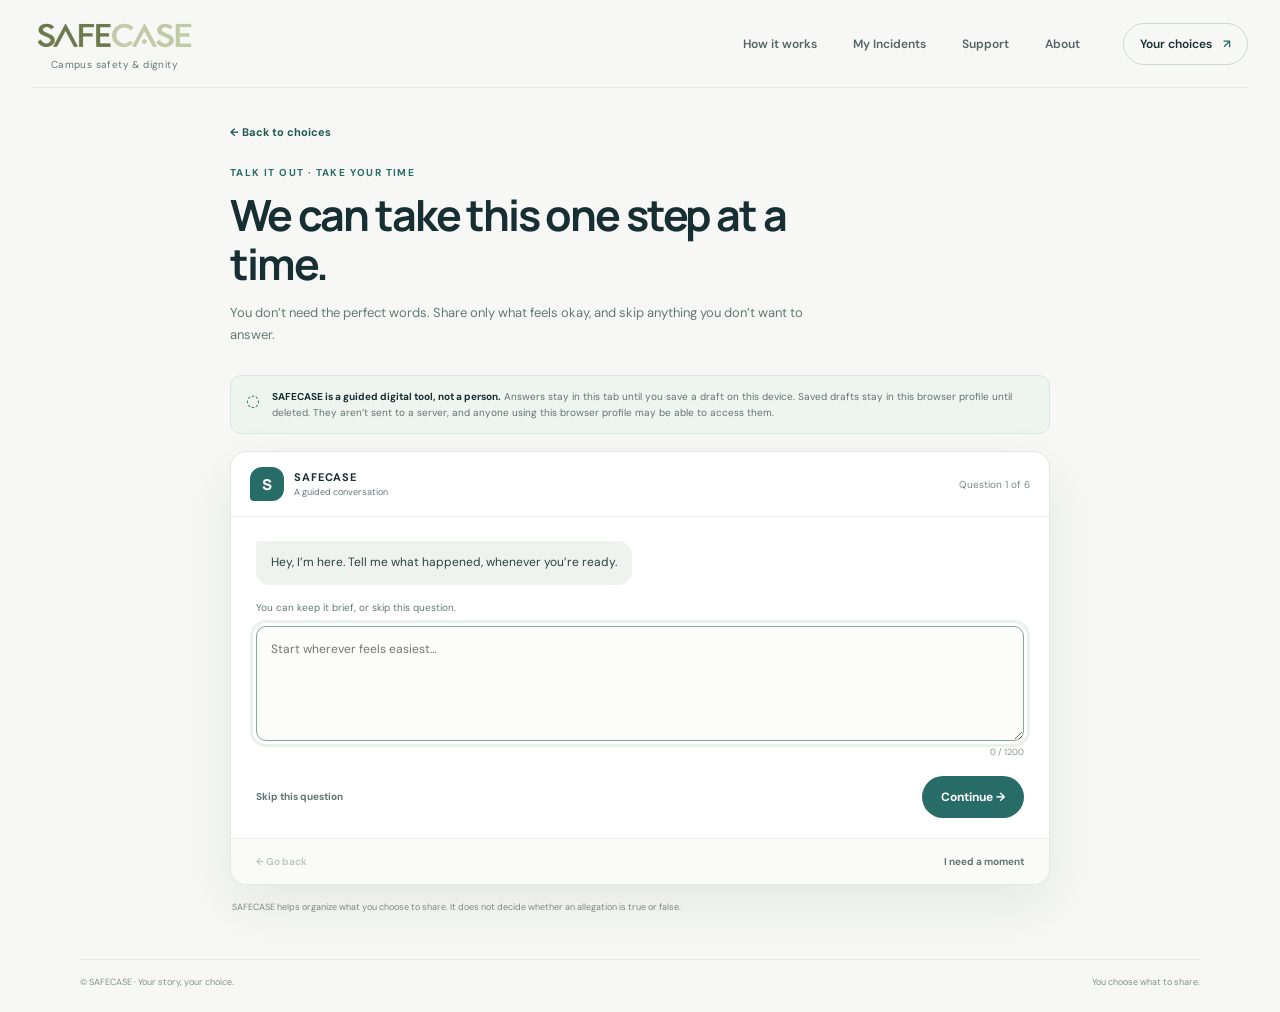
<file: talk.html>
<!doctype html>
<html lang="en">
<head>
  <meta charset="utf-8">
  <meta name="viewport" content="width=device-width, initial-scale=1">
  <title>Talk it out — SAFECASE</title>
  <link rel="stylesheet" href="styles.css">
  <script src="talk.js" defer></script>
</head>
<body>
  <header class="site-header">
    <a class="brand brand-home" href="index.html" aria-label="SAFECASE home"><img class="brand-logo" src="assets/safecase-logo.png" alt="SAFECASE logo"><span class="brand-copy"><small>Campus safety &amp; dignity</small></span></a>
    <nav class="main-nav" aria-label="Main navigation"><a href="how-it-works.html">How it works</a><a href="my-incidents.html">My Incidents</a><a href="support.html">Support</a><a href="about.html">About</a></nav>
    <a class="header-action" href="start.html">Your choices <span aria-hidden="true">↗</span></a>
  </header>
  <main class="page-shell talk-page">
    <a class="back-link" href="start.html">← Back to choices</a>
    <div class="talk-heading"><p class="eyebrow">Talk it out · Take your time</p><h1 class="inner-title">We can take this one step at a time.</h1><p class="inner-intro">You don’t need the perfect words. Share only what feels okay, and skip anything you don’t want to answer.</p></div>
    <div class="privacy-note"><span aria-hidden="true">◌</span><span><strong>SAFECASE is a guided digital tool, not a person.</strong> Answers stay in this tab until you save a draft on this device. Saved drafts stay in this browser profile until deleted. They aren’t sent to a server, and anyone using this browser profile may be able to access them.</span></div>

    <section class="conversation-card" aria-live="polite">
      <div class="conversation-top"><span class="conversation-avatar" aria-hidden="true">S</span><div><strong>SAFECASE</strong><small>A guided conversation</small></div><span class="conversation-progress" id="conversation-progress">Question 1 of 6</span></div>
      <div class="conversation-content" id="conversation-content"></div>
      <div class="moment-message" id="moment-message" hidden>Take all the time you need. Your notes will still be here while this page stays open.</div>
      <div class="conversation-footer"><button class="quiet-button" id="back-button" type="button" disabled>← Go back</button><button class="quiet-button" id="moment-button" type="button">I need a moment</button></div>
    </section>
    <p class="talk-safety-note">SAFECASE helps organize what you choose to share. It does not decide whether an allegation is true or false.</p>
  </main>
  <footer class="site-footer page-shell"><span>© SAFECASE · Your story, your choice.</span><span>You choose what to share.</span></footer>
</body>
</html>
</file>
<file: styles.css>
@import url('https://fonts.googleapis.com/css2?family=DM+Sans:wght@400;500;600;700&family=Manrope:wght@400;500;600;700;800&display=swap');

:root {
  color-scheme: light;
  --ink: #172f32;
  --muted: #667779;
  --teal: #286c68;
  --teal-dark: #1f5754;
  --mint: #e8f0eb;
  --paper: #f7f8f5;
  --white: #fff;
  --line: #e2e8e2;
  --sand: #f0eee6;
  --shadow: 0 20px 55px rgba(29, 57, 54, .08);
  font-family: 'DM Sans', sans-serif;
}

* { box-sizing: border-box; }
html { scroll-behavior: smooth; }
body { margin: 0; background: var(--paper); color: var(--ink); }
a { color: inherit; text-decoration: none; }
button { font: inherit; }
.page-shell { width: min(1120px, calc(100% - 64px)); margin-inline: auto; }

.site-header { height: 88px; width: min(1240px, calc(100% - 64px)); margin: auto; display: flex; align-items: center; justify-content: space-between; border-bottom: 1px solid rgba(35, 67, 64, .09); }
.brand { display: inline-flex; gap: 11px; align-items: center; }
.brand-mark { display: grid; place-items: center; width: 38px; height: 38px; border-radius: 13px 13px 13px 4px; background: var(--teal); color: white; font: 800 19px Manrope, sans-serif; }
.brand-copy { display: grid; gap: 2px; }
.brand-copy strong { letter-spacing: .12em; font: 800 13px Manrope, sans-serif; }
.brand-copy small { color: var(--muted); font-size: 10px; letter-spacing: .025em; }
.main-nav { display: flex; gap: 36px; margin-left: auto; margin-right: 43px; }
.main-nav a, .header-action { font-size: 12px; font-weight: 600; }
.main-nav a { color: #526567; transition: color .2s; }
.main-nav a:hover { color: var(--teal); }
.header-action { padding: 12px 16px; border: 1px solid #ccd9d3; border-radius: 999px; transition: background .2s, color .2s; }
.header-action:hover { background: var(--teal); color: white; }
.header-action span { margin-left: 8px; color: var(--teal); }
.header-action:hover span { color: white; }

.hero { min-height: 515px; display: grid; grid-template-columns: 1.15fr .85fr; align-items: center; gap: 64px; padding-top: 44px; padding-bottom: 54px; }
.hero-copy { padding-bottom: 4px; }
.eyebrow { display: flex; align-items: center; gap: 9px; margin: 0 0 20px; color: var(--teal); font-size: 10px; font-weight: 700; letter-spacing: .14em; text-transform: uppercase; }
.eyebrow-dot { width: 7px; height: 7px; border-radius: 50%; background: #83aa8f; box-shadow: 0 0 0 4px #e6efe6; }
h1, h2, p { margin-top: 0; }
h1 { max-width: 590px; margin-bottom: 20px; font: 600 clamp(36px, 4.2vw, 56px)/1.14 Manrope, sans-serif; letter-spacing: -.055em; }
h1 em { color: var(--teal); font-style: normal; }
.hero-intro { max-width: 480px; margin-bottom: 25px; color: var(--muted); font-size: 15px; line-height: 1.75; }
.text-link { display: inline-flex; align-items: center; gap: 10px; color: var(--teal-dark); font-size: 12px; font-weight: 700; }
.text-link span { transition: transform .2s; }
.text-link:hover span { transform: translate(3px, -2px); }

.journey-card { position: relative; overflow: hidden; padding: 27px 27px 0; border: 1px solid #e7ebe4; border-radius: 20px; background: #fff; box-shadow: var(--shadow); }
.journey-card::before { position: absolute; z-index: 0; top: -68px; right: -58px; width: 185px; height: 185px; border: 1px solid #dce9df; border-radius: 50%; content: ''; box-shadow: 0 0 0 18px rgba(232,240,235,.5), 0 0 0 38px rgba(232,240,235,.32); }
.journey-top, .journey-card h2, .journey-card > p, .journey-list, .journey-note { position: relative; z-index: 1; }
.journey-top { display: flex; align-items: center; gap: 9px; margin-bottom: 24px; }
.journey-icon { display: grid; place-items: center; width: 28px; height: 28px; border-radius: 9px; background: var(--mint); color: var(--teal); font-size: 17px; }
.journey-label { color: #71807e; font-size: 10px; font-weight: 600; }
.journey-card h2 { margin-bottom: 6px; font: 700 20px Manrope, sans-serif; letter-spacing: -.035em; }
.journey-card > p { margin-bottom: 17px; color: var(--muted); font-size: 12px; }
.journey-list { margin: 0; padding: 0; list-style: none; }
.journey-list li { display: grid; grid-template-columns: 34px 1fr 20px; gap: 10px; align-items: center; min-height: 65px; border-top: 1px solid #edf0eb; }
.step-number { color: #86a29b; font: 700 10px Manrope, sans-serif; }
.journey-list li strong, .journey-list li small { display: block; }
.journey-list li strong { margin-bottom: 3px; font-size: 12px; }
.journey-list li small { color: #7a8987; font-size: 10px; }
.step-arrow { color: #85a39b; font-size: 12px; text-align: right; }
.journey-note { display: flex; gap: 9px; align-items: center; margin: 0 -27px; padding: 12px 27px; background: #f5f7f2; color: #667976; font-size: 10px; }
.journey-note span { color: var(--teal); font-size: 17px; }

.start-section { padding: 55px 0 47px; background: #eef2ed; }
.start-heading { display: flex; justify-content: space-between; align-items: end; margin-bottom: 23px; }
.start-heading .eyebrow { margin-bottom: 9px; }
.start-heading h2 { margin: 0; font: 700 28px Manrope, sans-serif; letter-spacing: -.045em; }
.start-heading > p { max-width: 305px; margin: 0 0 3px; color: var(--muted); font-size: 12px; line-height: 1.6; }
.role-grid { display: grid; grid-template-columns: 1fr 1fr; gap: 16px; }
.role-card { min-height: 112px; display: grid; grid-template-columns: 48px 1fr 20px; gap: 15px; align-items: center; padding: 20px 22px; border: 1px solid #dce5dd; border-radius: 14px; background: rgba(255,255,255,.78); color: var(--ink); text-align: left; cursor: pointer; transition: transform .18s, border-color .18s, box-shadow .18s, background .18s; }
.role-card:hover { transform: translateY(-2px); border-color: #a8c4b4; box-shadow: 0 12px 25px rgba(36, 70, 60, .07); }
.role-card[aria-pressed="true"] { border-color: var(--teal); background: #fafffb; box-shadow: 0 0 0 3px rgba(40,108,104,.1); }
.role-icon { display: grid; place-items: center; width: 45px; height: 45px; border-radius: 14px; font-size: 22px; }
.student-icon { background: #e8f1e9; color: #427c67; }
.staff-icon { background: #f0eee6; color: #8a7954; }
.role-card-copy strong, .role-card-copy small { display: block; }
.role-card-copy strong { margin-bottom: 6px; font: 700 14px Manrope, sans-serif; }
.role-card-copy small { color: var(--muted); font-size: 11px; line-height: 1.45; }
.role-arrow { color: var(--teal); font-size: 16px; text-align: right; }
.selection-message { min-height: 17px; margin: 14px 0 0; color: #657976; font-size: 10px; }
.continue-button { display: inline-flex; align-items: center; gap: 18px; margin-top: 6px; padding: 12px 19px; border: 0; border-radius: 999px; background: var(--teal); color: white; font-size: 12px; font-weight: 700; cursor: pointer; transition: background .2s, transform .2s, opacity .2s; }
.continue-button:hover:not(:disabled) { transform: translateY(-1px); background: var(--teal-dark); }
.continue-button:disabled { opacity: .45; cursor: not-allowed; }
.start-options { margin-top: 18px; }
.options-heading { margin-bottom: 20px; }
.back-button { display: inline-block; margin: 0 0 20px; padding: 0; border: 0; background: transparent; color: var(--teal-dark); font-size: 11px; font-weight: 700; cursor: pointer; }
.options-heading .eyebrow { margin-bottom: 8px; }
.options-heading h3 { margin: 0 0 6px; font: 700 25px Manrope, sans-serif; letter-spacing: -.04em; }
.options-heading > p:last-child { margin: 0; color: var(--muted); font-size: 12px; }
.option-grid { display: grid; grid-template-columns: repeat(3, 1fr); gap: 12px; }
.start-option { position: relative; display: flex; min-height: 165px; flex-direction: column; align-items: flex-start; padding: 18px; border: 1px solid #dce5dd; border-radius: 14px; background: rgba(255,255,255,.82); color: var(--ink); text-align: left; cursor: pointer; transition: transform .18s, border-color .18s, box-shadow .18s, background .18s; }
.start-option:hover { transform: translateY(-2px); border-color: #a8c4b4; box-shadow: 0 12px 25px rgba(36, 70, 60, .07); }
.start-option[aria-pressed="true"] { border-color: var(--teal); background: #fafffb; box-shadow: 0 0 0 3px rgba(40,108,104,.1); }
.option-icon { display: grid; place-items: center; width: 34px; height: 34px; margin-bottom: 14px; border-radius: 11px; background: var(--mint); color: var(--teal); font-size: 17px; }
.start-option strong { margin-bottom: 7px; font: 700 12px Manrope, sans-serif; }
.start-option small { max-width: 210px; color: var(--muted); font-size: 10px; line-height: 1.5; }
.option-arrow { position: absolute; top: 23px; right: 18px; color: var(--teal); font-size: 13px; }
.option-message { min-height: 18px; margin: 15px 0 0; color: #657976; font-size: 11px; }

.values { display: grid; grid-template-columns: repeat(3, 1fr); gap: 25px; padding-top: 36px; padding-bottom: 36px; border-bottom: 1px solid var(--line); }
.value-item { display: flex; gap: 12px; align-items: center; }
.value-icon { display: grid; place-items: center; width: 34px; height: 34px; border-radius: 11px; background: var(--mint); color: var(--teal); font-size: 16px; }
.value-item strong, .value-item small { display: block; }
.value-item strong { margin-bottom: 3px; font-size: 11px; }
.value-item small { color: var(--muted); font-size: 10px; }
.about-strip { display: flex; gap: 15px; align-items: center; padding-top: 28px; padding-bottom: 28px; }
.about-mark { display: grid; place-items: center; flex: 0 0 34px; height: 34px; border-radius: 11px 11px 11px 3px; background: var(--teal); color: white; font: 800 16px Manrope, sans-serif; }
.about-strip p { flex: 1; margin: 0; color: var(--muted); font-size: 10px; line-height: 1.65; }
.about-strip p strong { color: var(--ink); font-size: 11px; }
.about-strip .text-link { font-size: 10px; }
.site-footer { display: flex; justify-content: space-between; padding: 16px 0 24px; border-top: 1px solid var(--line); color: #84918e; font-size: 9px; }

:focus-visible { outline: 3px solid #8cb7a5; outline-offset: 3px; }
@media (max-width: 800px) {
  .hero { grid-template-columns: 1fr; gap: 34px; padding-top: 58px; }
  .hero-copy { max-width: 650px; }
  .journey-card { max-width: 580px; }
  .main-nav { gap: 18px; margin-right: 20px; }
}
@media (max-width: 600px) {
  .page-shell, .site-header { width: min(100% - 36px, 500px); }
  .site-header { height: 72px; }
  .main-nav { display: none; }
  .header-action { padding: 10px 12px; font-size: 10px; }
  .hero { min-height: auto; padding-top: 47px; padding-bottom: 42px; }
  h1 { font-size: clamp(36px, 10vw, 47px); }
  .hero-intro { font-size: 14px; }
  .journey-card { padding: 22px 20px 0; }
  .journey-note { margin-inline: -20px; padding-inline: 20px; }
  .start-section { padding: 40px 0 32px; }
  .start-heading { display: block; }
  .start-heading > p { margin-top: 10px; }
  .role-grid { grid-template-columns: 1fr; gap: 10px; }
  .role-card { min-height: 96px; padding: 16px; }
  .option-grid { grid-template-columns: 1fr; gap: 10px; }
  .start-option { min-height: 126px; }
  .values { grid-template-columns: 1fr; gap: 17px; padding-block: 28px; }
  .about-strip { align-items: flex-start; flex-wrap: wrap; }
  .about-strip p { flex-basis: calc(100% - 50px); }
  .about-strip .text-link { margin-left: 49px; }
  .site-footer { gap: 12px; flex-direction: column; }
}

.talk-page { max-width: 820px; padding-top: 32px; padding-bottom: 45px; }
.talk-page .back-link { margin-bottom: 27px; }
.talk-heading { max-width: 640px; }
.talk-heading .eyebrow { margin-bottom: 11px; }
.talk-heading .inner-title { font-size: clamp(32px, 4vw, 43px); }
.talk-heading .inner-intro { font-size: 13px; }
.privacy-note { display: flex; gap: 12px; align-items: flex-start; margin: 20px 0 17px; padding: 13px 15px; border: 1px solid #dce8de; border-radius: 11px; background: #eef4ee; color: #617672; font-size: 10px; line-height: 1.55; }
.privacy-note > span:first-child { color: var(--teal); font-size: 16px; }
.privacy-note strong { color: var(--ink); }
.conversation-card { overflow: hidden; border: 1px solid #e3e9e2; border-radius: 17px; background: #fff; box-shadow: var(--shadow); }
.conversation-top { display: flex; align-items: center; gap: 10px; padding: 15px 19px; border-bottom: 1px solid #edf0eb; }
.conversation-avatar { display: grid; place-items: center; width: 34px; height: 34px; border-radius: 12px 12px 12px 4px; background: var(--teal); color: #fff; font: 800 15px Manrope, sans-serif; }
.conversation-top strong, .conversation-top small { display: block; }
.conversation-top strong { margin-bottom: 2px; font-size: 11px; letter-spacing: .08em; }
.conversation-top small { color: var(--muted); font-size: 9px; }
.conversation-progress { margin-left: auto; color: #7b8b86; font-size: 10px; }
.conversation-content { padding: 24px 25px 20px; }
.bot-message { max-width: 580px; padding: 14px 16px; border-radius: 4px 14px 14px 14px; background: #eef3ee; color: #294342; font-size: 13px; line-height: 1.65; }
.gentle-hint { margin: 10px 0 12px; color: var(--muted); font-size: 10px; }
.conversation-content textarea { display: block; width: 100%; min-height: 115px; resize: vertical; padding: 13px 14px; border: 1px solid #dce5dd; border-radius: 10px; background: #fcfdfb; color: var(--ink); font: inherit; font-size: 12px; line-height: 1.6; }
.conversation-content textarea:focus { border-color: #82a99a; outline: 3px solid rgba(104,154,130,.14); }
.character-count { margin-top: 5px; color: #87948f; font-size: 9px; text-align: right; }
.conversation-actions { display: flex; align-items: center; justify-content: space-between; gap: 12px; margin-top: 18px; }
.quiet-button { padding: 8px 0; border: 0; background: transparent; color: #607672; font-size: 10px; font-weight: 700; cursor: pointer; }
.quiet-button:hover:not(:disabled) { color: var(--teal-dark); text-decoration: underline; }
.quiet-button:disabled { opacity: .38; cursor: not-allowed; }
.button-link { border: 0; cursor: pointer; font-family: inherit; }
.choice-list { display: flex; flex-wrap: wrap; gap: 9px; margin-top: 17px; }
.choice-button { padding: 10px 14px; border: 1px solid #d6e2d9; border-radius: 999px; background: #fff; color: #355753; font-size: 11px; cursor: pointer; transition: background .18s, border-color .18s, transform .18s; }
.choice-button:hover { transform: translateY(-1px); border-color: #9bbbaa; background: #f4f8f3; }
.conversation-footer { display: flex; justify-content: space-between; padding: 11px 25px; border-top: 1px solid #edf0eb; background: #fafbf9; }
.conversation-footer button { padding: 5px 0; }
.moment-message { margin: 0 25px 18px; padding: 13px 15px; border-radius: 10px; background: #f7f3e9; color: #665b3f; font-size: 11px; line-height: 1.6; }
.talk-safety-note { margin: 15px 2px 0; color: #7a8985; font-size: 9px; line-height: 1.6; }
.summary-card { margin-top: 15px; padding: 17px; border: 1px solid #e0e8e1; border-radius: 12px; background: #fbfcfa; }
.summary-card h2 { margin-bottom: 9px; font: 700 14px Manrope, sans-serif; }
.summary-story { margin-bottom: 12px; color: #536763; font-size: 11px; line-height: 1.6; white-space: pre-wrap; overflow-wrap: anywhere; }
.summary-card ul { margin: 0; padding: 0; list-style: none; }
.summary-card li { display: flex; justify-content: space-between; gap: 12px; padding: 9px 0; border-top: 1px solid #edf0eb; font-size: 10px; }
.summary-card li span { color: var(--muted); }
.summary-card li strong { color: var(--ink); text-align: right; }
.summary-footnote { margin: 12px 0 0; color: #7a8985; font-size: 9px; line-height: 1.55; }
.visually-hidden { position: absolute; width: 1px; height: 1px; overflow: hidden; clip: rect(0, 0, 0, 0); white-space: nowrap; clip-path: inset(50%); }
.chat-transcript { display: flex; flex-direction: column; gap: 11px; margin-bottom: 16px; }
.chat-bubble { width: fit-content; max-width: min(88%, 560px); padding: 12px 15px; border-radius: 4px 14px 14px 14px; font-size: 12px; line-height: 1.65; white-space: pre-wrap; overflow-wrap: anywhere; animation: message-appear .22s ease-out both; }
.chat-bot { align-self: flex-start; background: #eef3ee; color: #294342; }
.chat-user { align-self: flex-end; border-radius: 14px 4px 14px 14px; background: #dcebe2; color: #274d45; }
@keyframes message-appear { from { opacity: 0; transform: translateY(5px); } to { opacity: 1; transform: translateY(0); } }
.draft-page { max-width: 900px; }
.draft-page .inner-intro { margin-bottom: 16px; }
.draft-form { margin-top: 20px; padding: 24px; border: 1px solid #e3e9e2; border-radius: 16px; background: #fff; box-shadow: var(--shadow); }
.draft-form > label, .draft-field-grid label { display: block; color: var(--ink); font-size: 11px; font-weight: 700; }
.draft-form textarea, .draft-field-grid select { width: 100%; margin-top: 8px; border: 1px solid #dce5dd; border-radius: 9px; background: #fcfdfb; color: var(--ink); font: inherit; font-size: 11px; }
.draft-form textarea { min-height: 115px; resize: vertical; padding: 12px; line-height: 1.6; }
.draft-field-grid { display: grid; grid-template-columns: repeat(3, 1fr); gap: 14px; margin-top: 19px; }
.draft-field-grid select { min-height: 40px; padding: 8px; }
.draft-note { margin: 18px 0 0; color: #73827e; font-size: 10px; line-height: 1.6; }
.draft-actions { display: flex; align-items: center; gap: 23px; margin-top: 17px; }
.draft-status { min-height: 16px; margin: 12px 0 0; color: var(--teal-dark); font-size: 10px; }
.after-save { display: flex; gap: 15px; align-items: flex-start; margin-top: 19px; padding: 20px; border: 1px solid #dce8de; border-radius: 14px; background: #eef4ee; }
.saved-mark { display: grid; place-items: center; flex: 0 0 34px; height: 34px; border-radius: 50%; background: #dcebe2; color: var(--teal-dark); font-weight: 700; }
.after-save h2 { margin: 0 0 5px; font: 700 16px Manrope, sans-serif; }
.after-save p { margin: 0 0 14px; color: var(--muted); font-size: 11px; }
.draft-empty { margin-top: 22px; padding: 18px; border: 1px solid var(--line); border-radius: 12px; color: var(--muted); font-size: 12px; }
.draft-empty a { color: var(--teal-dark); font-weight: 700; }
.options-page { max-width: 1000px; }
.path-grid { display: grid; grid-template-columns: repeat(2, 1fr); gap: 14px; margin: 28px 0 18px; }
.path-card { display: flex; min-height: 190px; flex-direction: column; align-items: flex-start; padding: 20px; border: 1px solid #e0e8e1; border-radius: 14px; background: #fff; box-shadow: 0 8px 24px rgba(29,57,54,.035); transition: transform .18s, border-color .18s, box-shadow .18s; }
.path-card:hover { transform: translateY(-2px); border-color: #a8c4b4; box-shadow: 0 14px 30px rgba(29,57,54,.08); }
.path-icon { display: grid; place-items: center; width: 37px; height: 37px; margin-bottom: 17px; border-radius: 12px; background: var(--mint); color: var(--teal); font-size: 18px; }
.path-card strong { margin-bottom: 7px; color: var(--ink); font: 700 13px Manrope, sans-serif; }
.path-card small { max-width: 315px; color: var(--muted); font-size: 10px; line-height: 1.55; }
.path-link { display: flex; justify-content: space-between; width: 100%; gap: 10px; margin-top: auto; padding-top: 15px; color: var(--teal-dark); font-size: 10px; font-weight: 700; }
.path-link b { font-size: 13px; }
.urgent-path .path-icon { background: #f4eee7; color: #8b6d45; }
.not-ready-actions { display: flex; align-items: center; gap: 20px; margin-top: 22px; }
.case-summary { margin-top: 20px; padding: 25px; border: 1px solid #e0e8e1; border-radius: 15px; background: #fff; box-shadow: var(--shadow); }
.case-summary-heading { display: flex; align-items: center; gap: 11px; padding-bottom: 17px; border-bottom: 1px solid var(--line); }
.case-summary-heading > div { display: grid; gap: 3px; }
.case-summary-heading strong { font: 700 11px Manrope, sans-serif; }
.case-summary-heading small { color: var(--muted); font-size: 9px; }
.case-summary h2 { margin: 20px 0 8px; font: 700 15px Manrope, sans-serif; }
.case-summary dl { margin: 15px 0 0; }
.case-summary dl > div { display: flex; justify-content: space-between; gap: 15px; padding: 11px 0; border-top: 1px solid #edf0eb; font-size: 10px; }
.case-summary dt { color: var(--muted); }
.case-summary dd { margin: 0; color: var(--ink); font-weight: 700; text-align: right; }
.case-actions { display: flex; align-items: center; gap: 22px; margin-top: 17px; }
.incident-form-page { max-width: 920px; }
.incident-form { margin-top: 20px; padding: 24px; border: 1px solid #e3e9e2; border-radius: 16px; background: #fff; box-shadow: var(--shadow); }
.incident-form fieldset { margin: 0; padding: 19px 0; border: 0; border-top: 1px solid #edf0eb; }
.incident-form fieldset:first-child { padding-top: 0; border-top: 0; }
.incident-form legend { margin-bottom: 14px; color: var(--ink); font: 700 14px Manrope, sans-serif; }
.incident-form label { display: block; margin-bottom: 14px; color: var(--ink); font-size: 11px; font-weight: 700; }
.incident-form input, .incident-form textarea, .incident-form select { display: block; width: 100%; min-height: 40px; margin-top: 7px; padding: 9px 11px; border: 1px solid #dce5dd; border-radius: 9px; background: #fcfdfb; color: var(--ink); font: inherit; font-size: 11px; }
.incident-form textarea { min-height: 125px; resize: vertical; line-height: 1.6; }
.incident-form input:focus, .incident-form textarea:focus, .incident-form select:focus, .draft-form input:focus, .draft-form select:focus { border-color: #82a99a; outline: 3px solid rgba(104,154,130,.14); }
.incident-date-grid { display: grid; grid-template-columns: 1fr 1fr; gap: 14px; }
.optional-note, .required-note { margin-left: 5px; color: #7d8c87; font-size: 9px; font-weight: 400; }
.required-note { color: #936452; }
.field-hint { margin: -8px 0 9px; color: #7d8c87; font-size: 9px; }
.incident-form-actions { display: flex; align-items: center; gap: 23px; margin-top: 15px; }
.form-error { min-height: 15px; margin: 10px 0 0; color: #8a4f43; font-size: 10px; }
.draft-form input { display: block; width: 100%; min-height: 40px; margin-top: 8px; padding: 8px; border: 1px solid #dce5dd; border-radius: 9px; background: #fcfdfb; color: var(--ink); font: inherit; font-size: 11px; }
.draft-extra-grid { margin-top: 19px; }
@media print {
  body { background: white; }
  .site-header, .site-footer, .back-link, .case-actions, .privacy-note { display: none !important; }
  .case-page { width: 100%; max-width: none; min-height: 0; padding: 0; }
  .case-summary { border: 0; box-shadow: none; }
}
@media (max-width: 600px) {
  .talk-page { padding-top: 22px; }
  .conversation-content { padding: 18px 16px; }
  .conversation-footer { padding-inline: 16px; }
  .moment-message { margin-inline: 16px; }
  .conversation-actions { align-items: flex-start; }
  .choice-list { flex-direction: column; }
  .choice-button { text-align: left; }
  .draft-form { padding: 17px; }
  .draft-field-grid { grid-template-columns: 1fr; gap: 12px; }
  .draft-actions { align-items: flex-start; flex-direction: column; gap: 9px; }
  .path-grid { grid-template-columns: 1fr; }
  .not-ready-actions, .case-actions { align-items: flex-start; flex-direction: column; gap: 12px; }
  .incident-form { padding: 17px; }
  .incident-date-grid { grid-template-columns: 1fr; gap: 0; }
  .incident-form-actions { align-items: flex-start; flex-direction: column; gap: 10px; }
}

@media (prefers-reduced-motion: reduce) {
  *, *::before, *::after { scroll-behavior: auto !important; transition-duration: .01ms !important; }
}

/* Separate-page navigation and content */
.primary-link { display: inline-flex; align-items: center; gap: 18px; padding: 13px 19px; border-radius: 999px; background: var(--teal); color: #fff; font-size: 12px; font-weight: 700; transition: background .2s, transform .2s; }
.primary-link:hover { transform: translateY(-1px); background: var(--teal-dark); }
.hero-secondary { display: flex; width: fit-content; margin-top: 18px; }
.home-note { display: flex; gap: 14px; align-items: center; padding-top: 23px; padding-bottom: 28px; border-top: 1px solid var(--line); }
.home-note p { margin: 0; color: var(--muted); font-size: 11px; line-height: 1.6; }
.home-note strong { color: var(--ink); }
.inner-page { min-height: calc(100vh - 180px); max-width: 850px; padding-top: 40px; padding-bottom: 70px; }
.back-link { display: inline-block; margin-bottom: 38px; color: var(--teal-dark); font-size: 11px; font-weight: 700; }
.inner-title { max-width: 760px; margin-bottom: 13px; font: 700 clamp(34px, 5vw, 49px)/1.15 Manrope, sans-serif; letter-spacing: -.05em; }
.inner-intro { max-width: 620px; margin-bottom: 29px; color: var(--muted); font-size: 15px; line-height: 1.7; }
.role-page-grid { margin-top: 28px; }
.role-page-grid .role-card { text-decoration: none; }
.small-note { margin-top: 18px; color: var(--muted); font-size: 11px; line-height: 1.7; }
.option-page-grid { margin-top: 28px; }
.option-page-grid .start-option { text-decoration: none; }
.info-list { display: grid; gap: 11px; margin: 30px 0; }
.info-list a { display: grid; grid-template-columns: 34px 1fr 18px; gap: 14px; align-items: center; padding: 18px; border: 1px solid var(--line); border-radius: 13px; background: #fff; }
.info-list a > span { color: #86a29b; font: 700 11px Manrope, sans-serif; }
.info-list strong, .info-list small { display: block; }
.info-list strong { margin-bottom: 5px; font-size: 13px; }
.info-list small { color: var(--muted); font-size: 11px; }
.info-list b { color: var(--teal); }
.notice-card { max-width: 650px; margin: 24px 0 15px; padding: 23px; border: 1px solid var(--line); border-radius: 15px; background: #fff; box-shadow: var(--shadow); }
.notice-card strong { display: block; margin: 8px 0; font: 700 15px Manrope, sans-serif; }
.notice-card p { margin: 0; color: var(--muted); font-size: 12px; line-height: 1.7; }
.notice-card.subtle { background: #eef2ed; box-shadow: none; }
@media (max-width: 600px) {
  .home-note { align-items: flex-start; }
  .inner-page { padding-top: 25px; }
  .back-link { margin-bottom: 28px; }
  .role-page-grid, .option-page-grid { grid-template-columns: 1fr; }
}
.brand-home { flex-direction: column; align-items: flex-start; gap: 0; }
.brand-logo { display: block; width: 165px; height: 44px; object-fit: cover; object-position: center; }
.brand-home .brand-copy { align-self: center; }
.brand-home .brand-copy small { margin-top: -2px; letter-spacing: .04em; }
.summary-logo { width: 124px; height: 33px; }
.incidents-page { max-width: 900px; }
.incident-list-heading { display: flex; justify-content: space-between; align-items: center; margin: 28px 0 15px; }
.incident-list-heading h2 { margin: 0; font: 700 17px Manrope, sans-serif; }
.incident-list-heading > span { color: var(--muted); font-size: 10px; }
.timeline-list { position: relative; display: grid; gap: 13px; }
.timeline-list::before { position: absolute; top: 13px; bottom: 15px; left: 14px; width: 1px; background: #d9e4dc; content: ''; }
.timeline-card { position: relative; margin-left: 36px; padding: 18px; border: 1px solid #e2e9e2; border-radius: 13px; background: #fff; box-shadow: 0 7px 22px rgba(29,57,54,.035); }
.timeline-marker { position: absolute; top: 20px; left: -29px; width: 13px; height: 13px; border: 3px solid var(--paper); border-radius: 50%; background: #6e9b82; box-shadow: 0 0 0 1px #c4d7c9; }
.timeline-card-header { display: flex; justify-content: space-between; gap: 12px; align-items: center; }
.timeline-date { color: var(--teal-dark); font-size: 10px; font-weight: 700; }
.timeline-tag { padding: 5px 8px; border-radius: 999px; background: #eef3ee; color: #6d8179; font-size: 8px; font-weight: 700; }
.timeline-card h3 { margin: 12px 0 6px; font: 700 13px Manrope, sans-serif; }
.timeline-story { margin: 0; color: #586c68; font-size: 11px; line-height: 1.65; white-space: pre-wrap; overflow-wrap: anywhere; }
.timeline-details { display: grid; grid-template-columns: repeat(2, 1fr); gap: 8px 18px; margin-top: 13px; padding-top: 12px; border-top: 1px solid #edf0eb; }
.timeline-detail { display: flex; justify-content: space-between; gap: 10px; font-size: 9px; }
.timeline-detail span { color: var(--muted); }
.timeline-detail strong { color: var(--ink); text-align: right; }
.incident-empty { display: grid; justify-items: start; padding: 22px; border: 1px dashed #cbd9cf; border-radius: 13px; background: #fbfcfa; }
.incident-empty .option-icon { margin-bottom: 10px; }
.incident-empty strong { font: 700 13px Manrope, sans-serif; }
.incident-empty p { margin: 6px 0 0; color: var(--muted); font-size: 10px; line-height: 1.6; }
.incidents-actions { display: flex; align-items: center; gap: 22px; margin-top: 20px; }
.delete-incident-button { margin-top: 13px; padding: 7px 0; border: 0; background: transparent; color: #865f52; font: inherit; font-size: 9px; font-weight: 700; cursor: pointer; }
.delete-incident-button:hover { color: #643d31; text-decoration: underline; }
.edit-incident-link { display: inline-block; margin: 13px 16px 0 0; color: var(--teal-dark); font-size: 9px; font-weight: 700; }
.edit-incident-link:hover { text-decoration: underline; }
.review-panel { margin-top: 20px; padding: 24px; border: 1px solid #e2e9e2; border-radius: 15px; background: #fff; box-shadow: var(--shadow); }
.review-summary-head { display: flex; align-items: center; gap: 12px; padding-bottom: 15px; border-bottom: 1px solid var(--line); }
.review-summary-head .option-icon { flex: 0 0 34px; margin: 0; }
.review-summary-head h2 { margin: 0 0 4px; font: 700 16px Manrope, sans-serif; }
.review-summary-head p { margin: 0; color: var(--muted); font-size: 11px; }
.review-story { margin: 18px 0; color: #586c68; font-size: 12px; line-height: 1.7; white-space: pre-wrap; overflow-wrap: anywhere; }
.review-details { margin: 0; }
.review-details > div { display: flex; justify-content: space-between; gap: 18px; padding: 11px 0; border-top: 1px solid #edf0eb; font-size: 11px; }
.review-details dt { color: var(--muted); }
.review-details dd { margin: 0; color: var(--ink); font-weight: 700; text-align: right; }
.review-reminders { margin-top: 20px; padding: 18px; border-radius: 12px; background: #f3f6f1; }
.review-reminders h3 { margin: 0 0 7px; font: 700 13px Manrope, sans-serif; }
.review-reminders > p { margin: 0; color: #596d68; font-size: 11px; line-height: 1.6; }
.review-reminders ul { margin: 10px 0; padding-left: 20px; color: #596d68; font-size: 11px; line-height: 1.8; }
.review-reminders .small-note { margin-bottom: 0; font-size: 10px; }
.summary-incident { padding: 20px 0 16px; border-bottom: 1px solid var(--line); }
.summary-incident h2 { margin: 0 0 10px; font: 700 15px Manrope, sans-serif; }
.summary-recorded { margin: -4px 0 11px; color: var(--muted); font-size: 9px; }
.summary-incident .summary-story { margin: 0 0 12px; color: #586c68; font-size: 11px; line-height: 1.7; white-space: pre-wrap; overflow-wrap: anywhere; }
.summary-incident dl { margin: 0; }
.summary-incident dl > div { display: flex; justify-content: space-between; gap: 15px; padding: 9px 0; border-top: 1px solid #edf0eb; font-size: 10px; }
.summary-incident dt { color: var(--muted); }
.summary-incident dd { margin: 0; color: var(--ink); font-weight: 700; text-align: right; }
.support-page { max-width: 1020px; }
.support-emergency { display: grid; grid-template-columns: 1fr auto; gap: 8px 24px; align-items: center; margin: 28px 0 38px; padding: 23px; border: 1px solid #e6d9cc; border-radius: 15px; background: #fbf5ef; }
.support-emergency > div { grid-row: span 2; }
.support-kicker, .support-type { color: #7a7164; font-size: 9px; font-weight: 700; letter-spacing: .08em; text-transform: uppercase; }
.support-emergency h2 { margin: 7px 0; font: 700 18px Manrope, sans-serif; }
.support-emergency p { margin: 0; color: var(--muted); font-size: 11px; line-height: 1.55; }
.support-call { display: inline-flex; justify-content: center; align-items: center; gap: 12px; min-width: 125px; padding: 12px 16px; border-radius: 999px; background: #865742; color: #fff; font-size: 12px; font-weight: 700; }
.support-call:hover { background: #684330; }
.support-source { display: block; margin-top: 12px; color: #687976; font-size: 9px; line-height: 1.5; }
.support-section-heading { margin: 32px 0 15px; }
.support-section-heading .eyebrow { margin-bottom: 6px; }
.support-section-heading h2 { margin: 0; font: 700 22px Manrope, sans-serif; letter-spacing: -.04em; }
.support-resource-grid { display: grid; grid-template-columns: repeat(2, minmax(0, 1fr)); gap: 14px; }
.support-resource { display: flex; min-height: 235px; flex-direction: column; align-items: flex-start; padding: 19px; border: 1px solid #e0e8e1; border-radius: 14px; background: #fff; box-shadow: 0 8px 24px rgba(29,57,54,.035); }
.support-resource-icon { display: grid; place-items: center; width: 34px; height: 34px; margin-bottom: 12px; border-radius: 11px; background: var(--mint); color: var(--teal); font-size: 16px; }
.support-resource .support-type { margin: 0 0 5px; }
.support-resource h3 { margin: 0 0 8px; font: 700 15px Manrope, sans-serif; }
.support-resource > p:not(.support-type) { margin: 0 0 14px; color: var(--muted); font-size: 11px; line-height: 1.65; }
.support-resource > p strong { color: var(--ink); }
.support-text-link { margin-top: auto; color: var(--teal-dark); font-size: 10px; font-weight: 700; line-height: 1.5; }
.support-text-link:hover, .support-source:hover { text-decoration: underline; }
.secondary-call { min-width: 0; margin-top: auto; padding: 10px 15px; background: #286c68; font-size: 10px; }
.secondary-call:hover { background: #1f5754; }
.support-resource .secondary-call + .support-source { margin-top: 10px; }
.support-resource .alternate-phone { margin: 9px 0 0; }
.support-note { margin-top: 22px; padding: 19px; border-radius: 13px; background: #eef2ed; }
.support-note strong { display: block; margin-bottom: 6px; font: 700 12px Manrope, sans-serif; }
.support-note p { margin: 0; color: var(--muted); font-size: 10px; line-height: 1.6; }
.support-note small { display: block; margin-top: 10px; color: #7c8984; font-size: 9px; }
.team-contact-section { margin-top: 34px; padding: 21px; border: 1px solid #dce7df; border-radius: 15px; background: #f1f5f0; }
.team-contact-section .support-section-heading { margin: 0 0 10px; }
.team-contact-intro, .team-contact-note { max-width: 760px; color: var(--muted); font-size: 11px; line-height: 1.65; }
.team-contact-grid { display: grid; grid-template-columns: repeat(3, minmax(0, 1fr)); gap: 11px; margin: 15px 0; }
.team-contact-card { display: grid; gap: 7px; padding: 15px; border: 1px dashed #c8d5cc; border-radius: 12px; background: rgba(255,255,255,.8); }
.team-contact-card span { color: var(--teal); font-size: 9px; font-weight: 700; letter-spacing: .08em; text-transform: uppercase; }
.team-contact-card strong { font: 700 12px Manrope, sans-serif; }
.team-contact-card small { color: var(--muted); font-size: 10px; }
.team-contact-note { margin: 10px 0 0; font-size: 10px; }
@media (max-width: 600px) {
  .timeline-details { grid-template-columns: 1fr; }
  .incidents-actions { align-items: flex-start; flex-direction: column; gap: 10px; }
  .review-panel { padding: 17px; }
  .review-details > div { align-items: flex-start; }
  .summary-incident dl > div { align-items: flex-start; }
  .support-emergency { grid-template-columns: 1fr; }
  .support-emergency > div { grid-row: auto; }
  .support-call { justify-self: start; }
  .support-resource-grid { grid-template-columns: 1fr; }
  .team-contact-section { padding: 17px; }
  .team-contact-grid { grid-template-columns: 1fr; }
}
</file>
